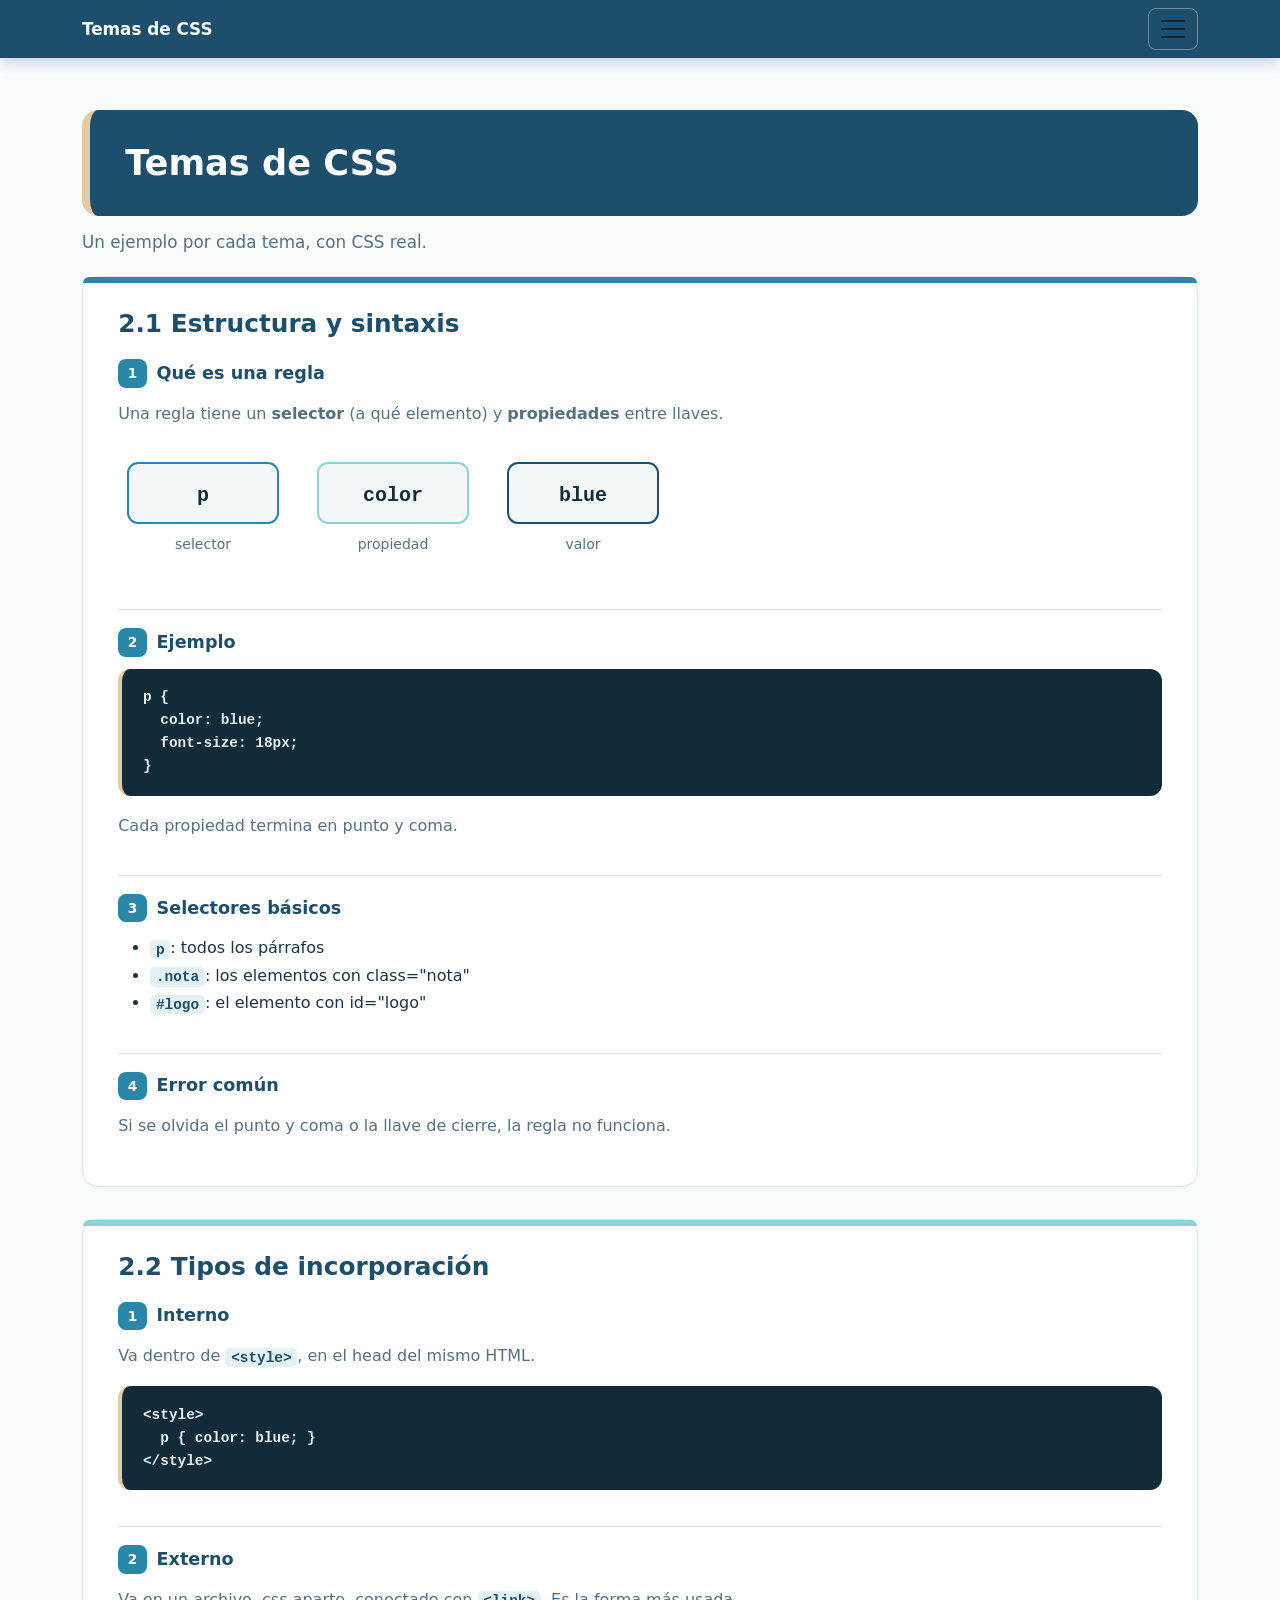
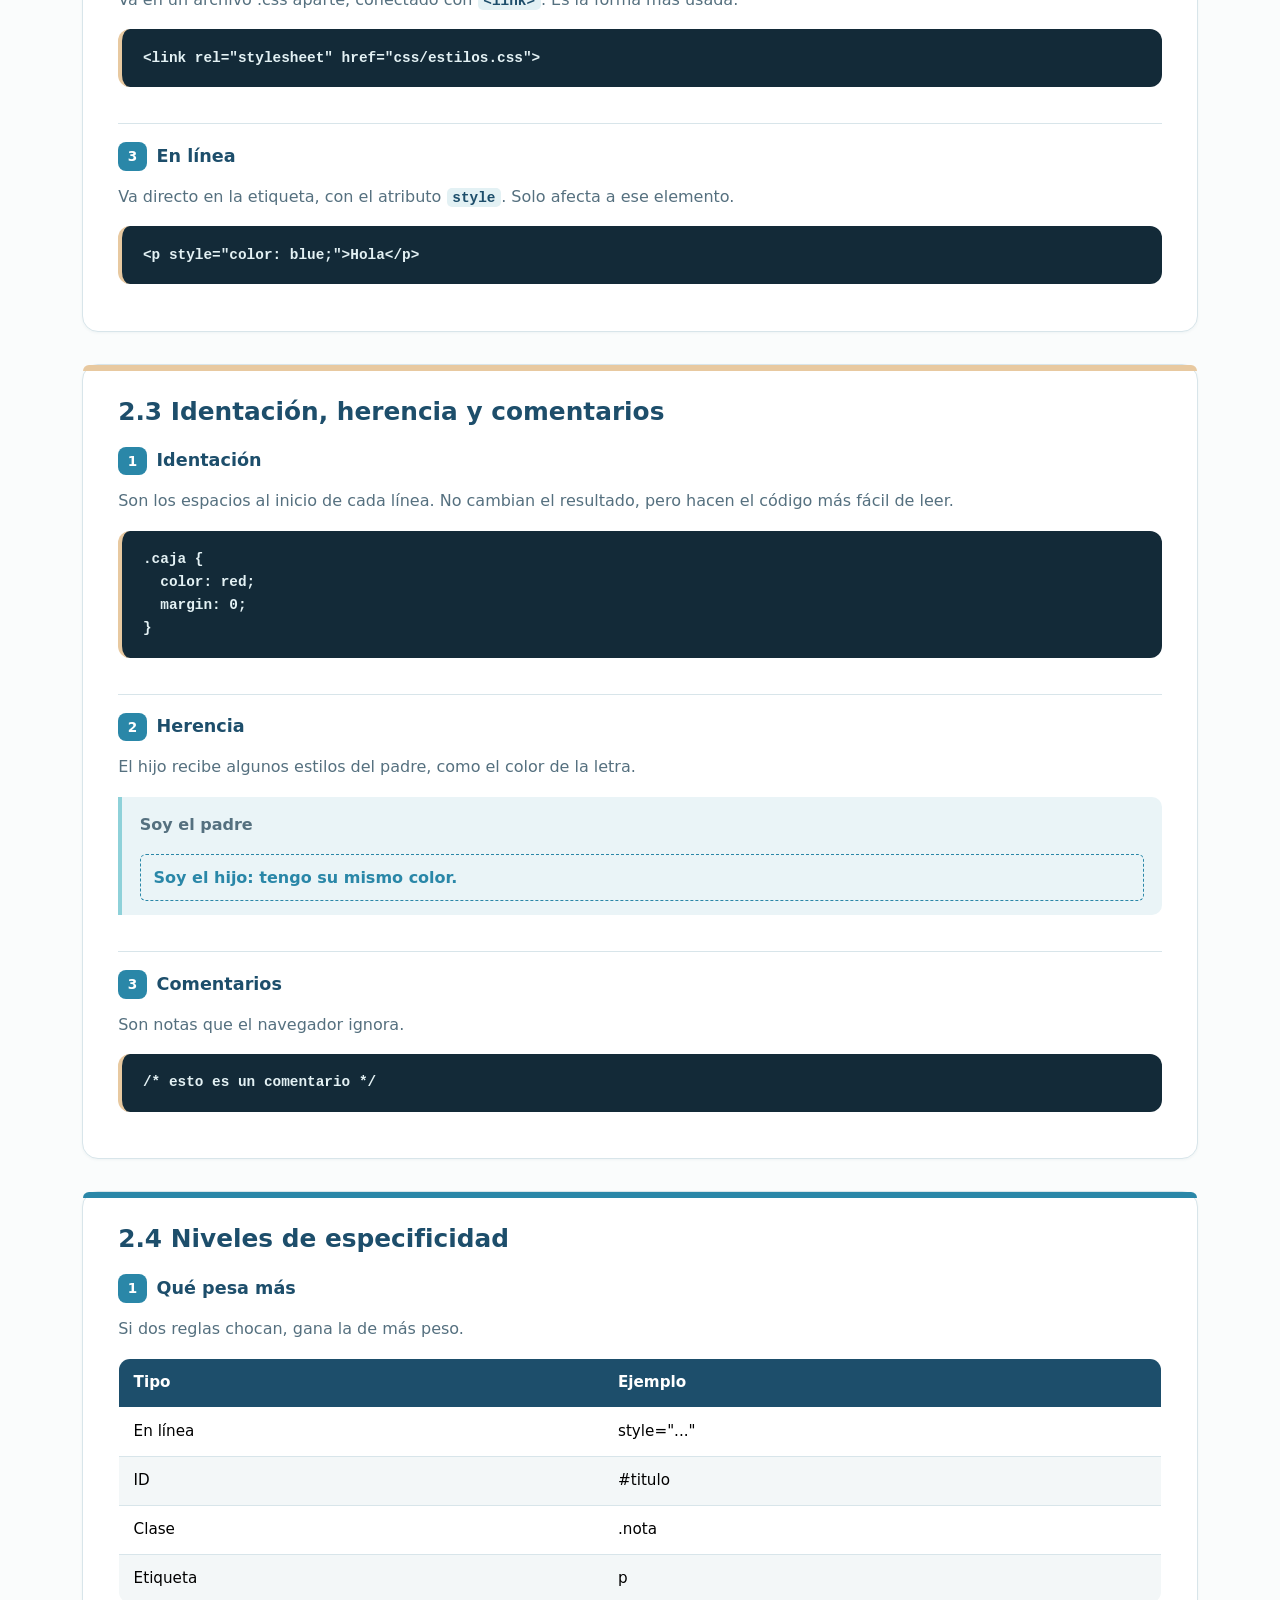
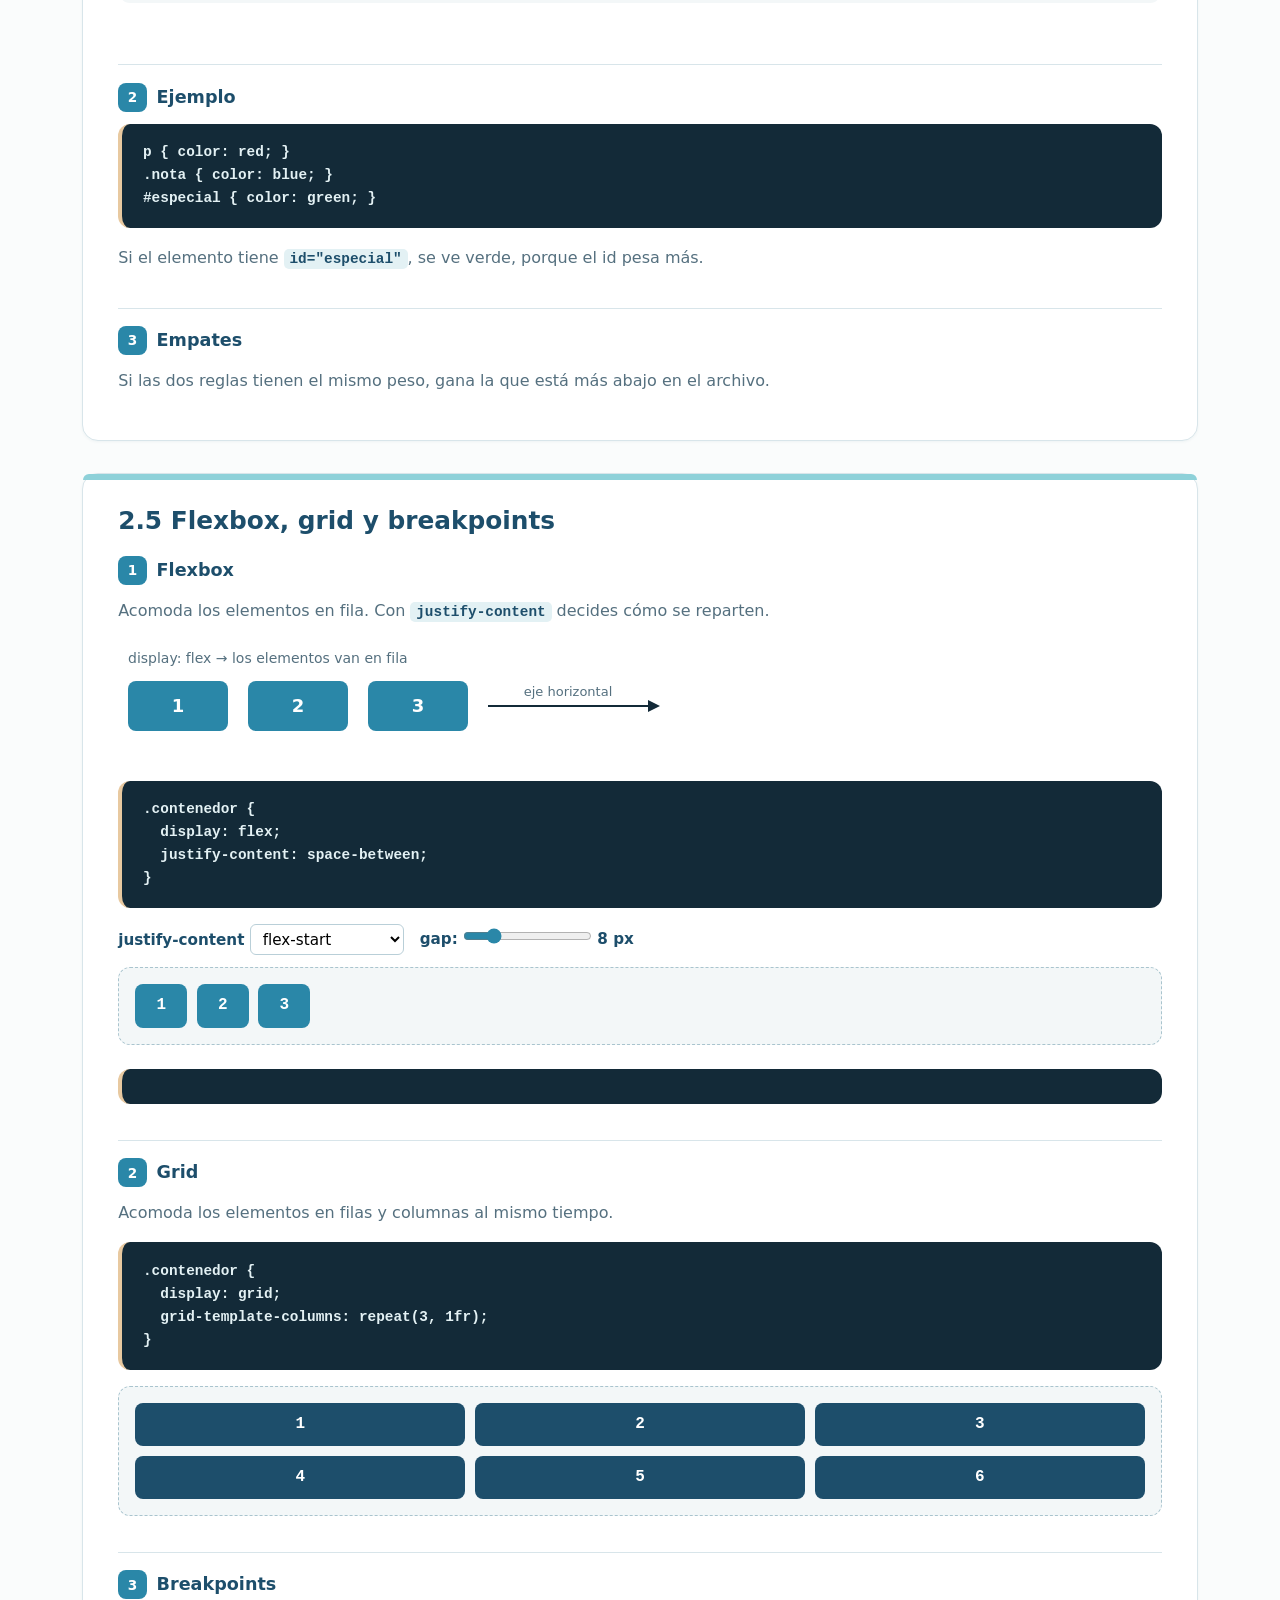
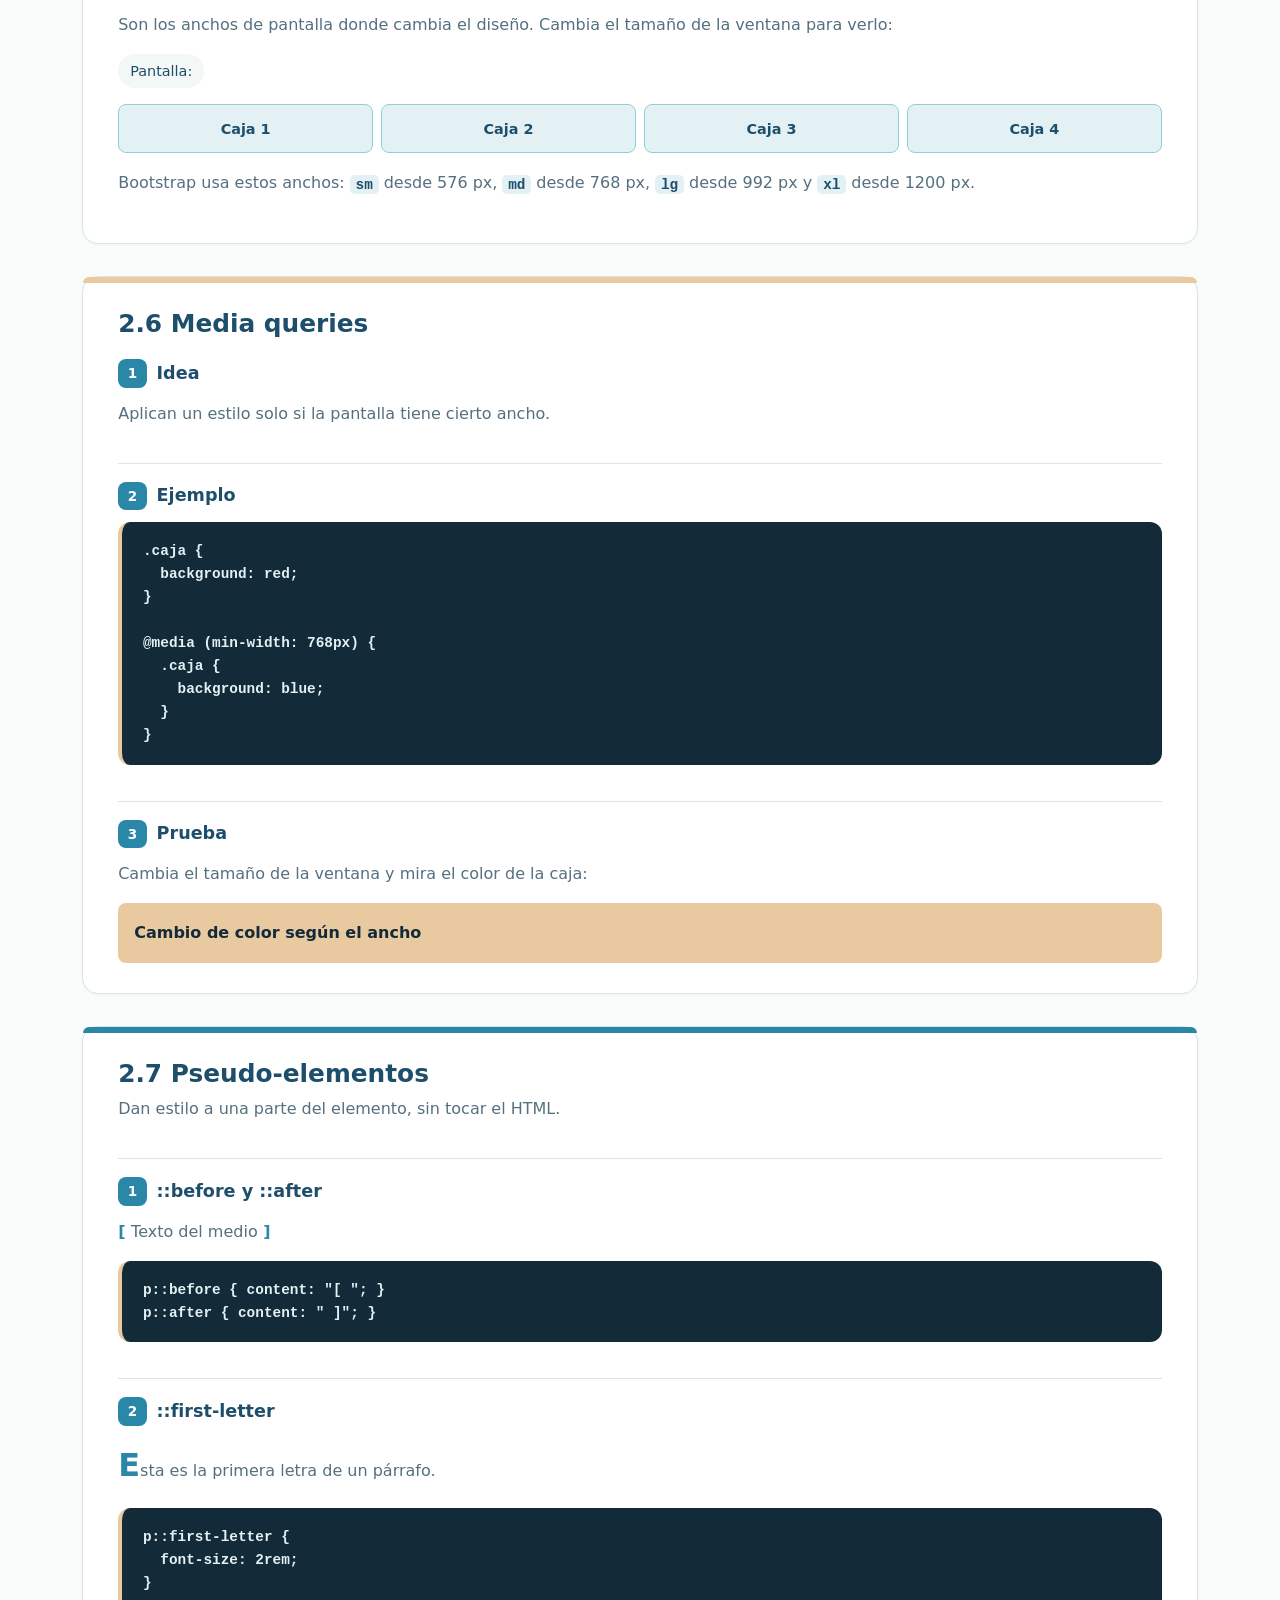
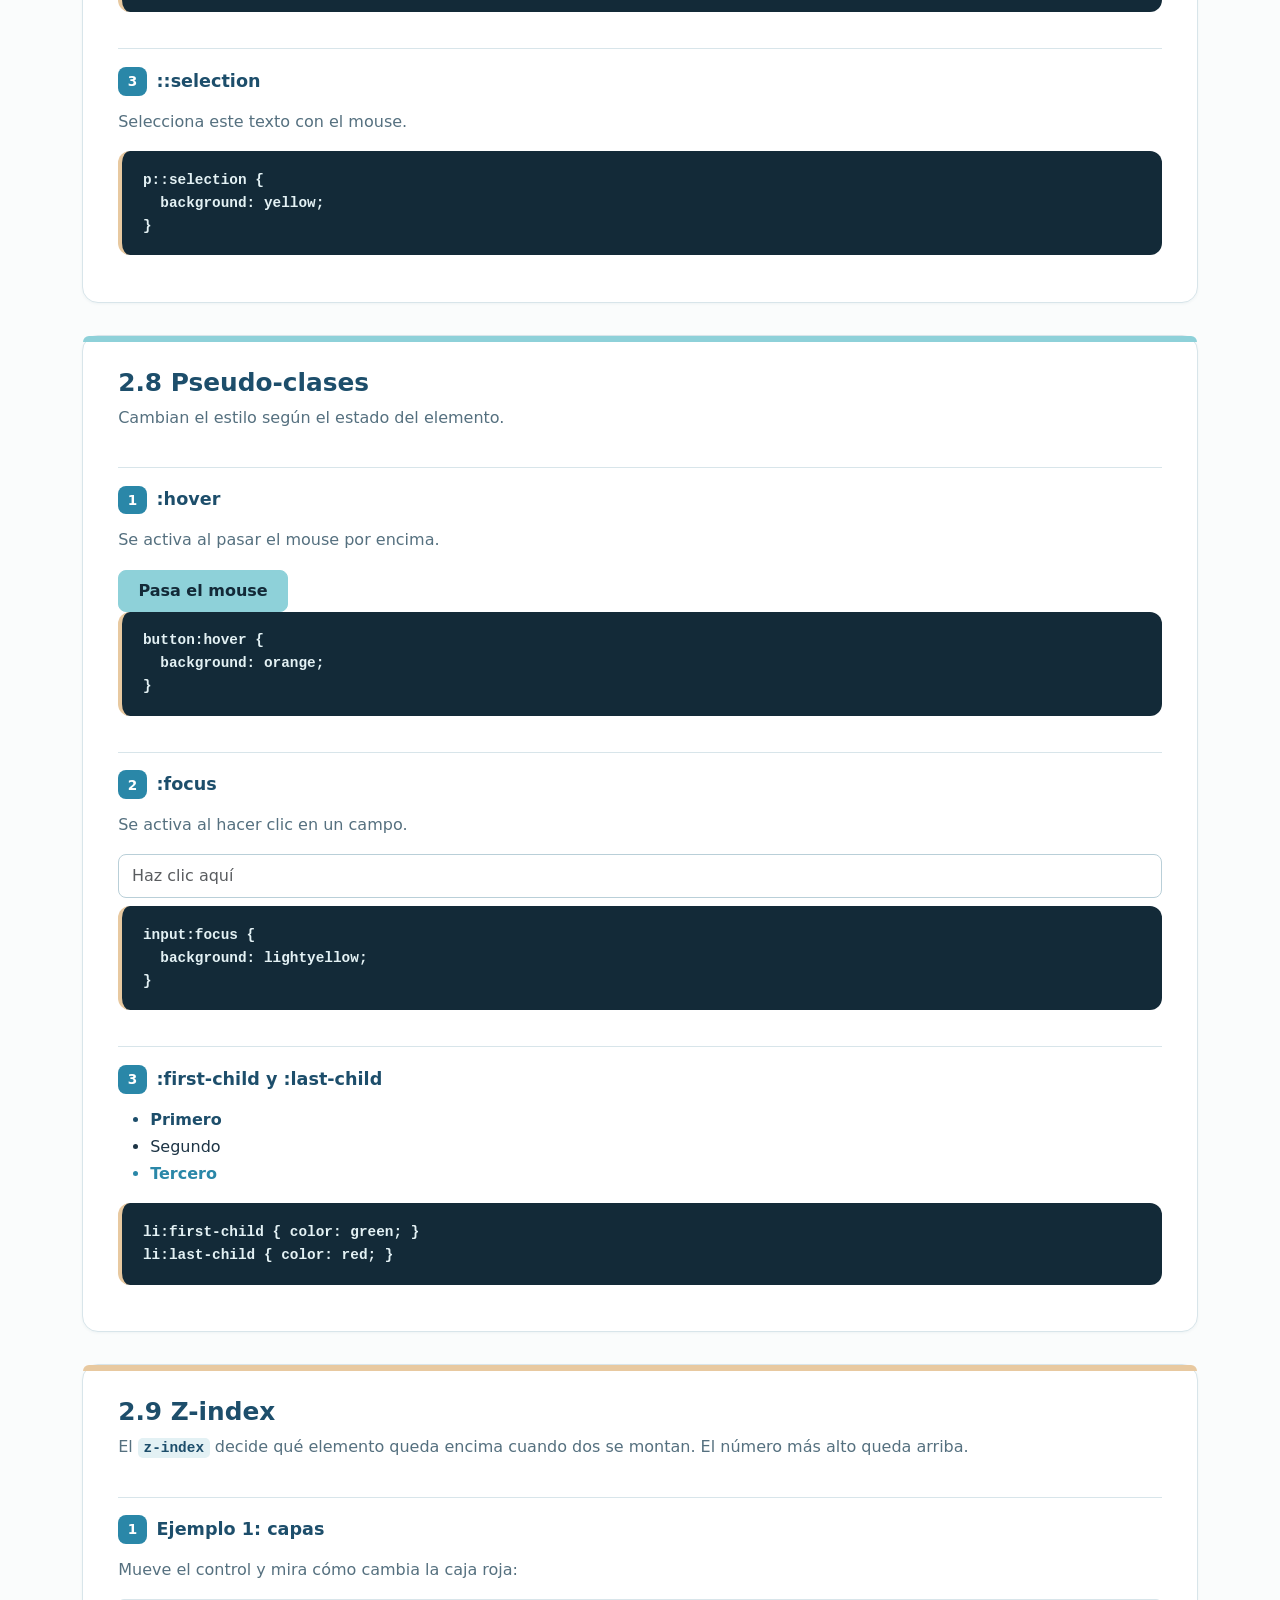
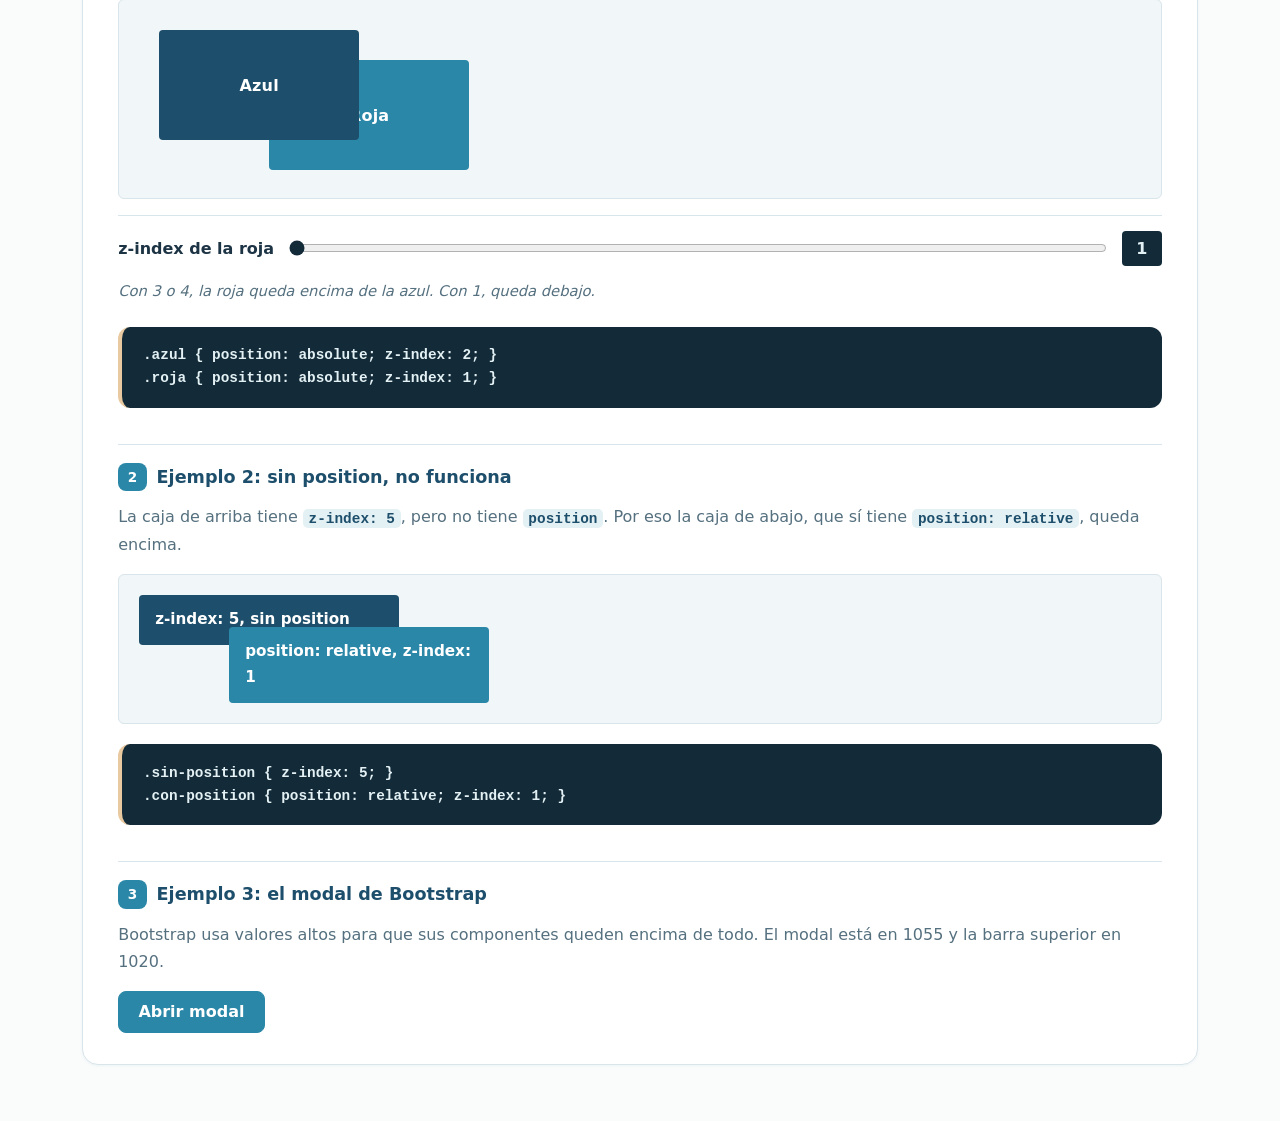
<file: index.html>
<!doctype html>
<html lang="es">
<head>
<meta charset="utf-8">
<meta name="viewport" content="width=device-width, initial-scale=1">
<title>Temas de CSS</title>
<link href="https://cdn.jsdelivr.net/npm/bootstrap@5.3.3/dist/css/bootstrap.min.css" rel="stylesheet">
<link rel="stylesheet" href="css/estilos.css">
</head>
<body>

<nav class="navbar navbar-dark">
  <div class="container">
    <a class="navbar-brand" href="#">Temas de CSS</a>
    <button class="navbar-toggler" type="button" data-bs-toggle="collapse" data-bs-target="#menu" aria-controls="menu" aria-expanded="false" aria-label="Menú">
      <span class="navbar-toggler-icon"></span>
    </button>
    <div class="collapse navbar-collapse" id="menu">
      <ul class="navbar-nav">
        <li class="nav-item"><a class="nav-link" href="#t21"><span class="num">2.1</span> Estructura</a></li>
        <li class="nav-item"><a class="nav-link" href="#t22"><span class="num">2.2</span> Incorporación</a></li>
        <li class="nav-item"><a class="nav-link" href="#t23"><span class="num">2.3</span> Herencia</a></li>
        <li class="nav-item"><a class="nav-link" href="#t24"><span class="num">2.4</span> Especificidad</a></li>
        <li class="nav-item"><a class="nav-link" href="#t25"><span class="num">2.5</span> Flex y grid</a></li>
        <li class="nav-item"><a class="nav-link" href="#t26"><span class="num">2.6</span> Media queries</a></li>
        <li class="nav-item"><a class="nav-link" href="#t27"><span class="num">2.7</span> Pseudo-elementos</a></li>
        <li class="nav-item"><a class="nav-link" href="#t28"><span class="num">2.8</span> Pseudo-clases</a></li>
        <li class="nav-item"><a class="nav-link" href="#t29"><span class="num">2.9</span> Z-index</a></li>
      </ul>
    </div>
  </div>
</nav>

<main class="container py-4">
  <h1>Temas de CSS</h1>
  <p>Un ejemplo por cada tema, con CSS real.</p>

  <div class="progreso">
    <div class="progreso-fondo"><div class="progreso-barra" id="progreso-barra"></div></div>
    <span id="progreso-texto"></span>
  </div>

  <div class="mosaico" id="mosaico"></div>

  <section id="t21">
    <h2>2.1 Estructura y sintaxis</h2>

    <h3>Qué es una regla</h3>
    <p>Una regla tiene un <strong>selector</strong> (a qué elemento) y <strong>propiedades</strong> entre llaves.</p>
    <svg class="ilustracion" viewBox="0 0 560 130" role="img" aria-label="Partes de una regla: selector, propiedad y valor">
      <rect x="10" y="20" width="150" height="60" rx="10" fill="#EEF3FF" stroke="#2F6BFF" stroke-width="2"/>
      <text x="85" y="58" text-anchor="middle" font-family="monospace" font-size="20" font-weight="700" fill="#0B1D3A">p</text>
      <text x="85" y="106" text-anchor="middle" font-size="14" fill="#4A5873">selector</text>
      <rect x="200" y="20" width="150" height="60" rx="10" fill="#E0F7FB" stroke="#00B8D9" stroke-width="2"/>
      <text x="275" y="58" text-anchor="middle" font-family="monospace" font-size="20" font-weight="700" fill="#0B1D3A">color</text>
      <text x="275" y="106" text-anchor="middle" font-size="14" fill="#4A5873">propiedad</text>
      <rect x="390" y="20" width="150" height="60" rx="10" fill="#F0EBFF" stroke="#6C4DF6" stroke-width="2"/>
      <text x="465" y="58" text-anchor="middle" font-family="monospace" font-size="20" font-weight="700" fill="#0B1D3A">blue</text>
      <text x="465" y="106" text-anchor="middle" font-size="14" fill="#4A5873">valor</text>
    </svg>

    <h3>Ejemplo</h3>
    <pre><code>p {
  color: blue;
  font-size: 18px;
}</code></pre>
    <p>Cada propiedad termina en punto y coma.</p>

    <h3>Selectores básicos</h3>
    <ul>
      <li><code>p</code>: todos los párrafos</li>
      <li><code>.nota</code>: los elementos con class="nota"</li>
      <li><code>#logo</code>: el elemento con id="logo"</li>
    </ul>

    <h3>Error común</h3>
    <p>Si se olvida el punto y coma o la llave de cierre, la regla no funciona.</p>
  </section>

  <section id="t22">
    <h2>2.2 Tipos de incorporación</h2>

    <h3>Interno</h3>
    <p>Va dentro de <code>&lt;style&gt;</code>, en el head del mismo HTML.</p>
    <pre><code>&lt;style&gt;
  p { color: blue; }
&lt;/style&gt;</code></pre>

    <h3>Externo</h3>
    <p>Va en un archivo .css aparte, conectado con <code>&lt;link&gt;</code>. Es la forma más usada.</p>
    <pre><code>&lt;link rel="stylesheet" href="css/estilos.css"&gt;</code></pre>

    <h3>En línea</h3>
    <p>Va directo en la etiqueta, con el atributo <code>style</code>. Solo afecta a ese elemento.</p>
    <pre><code>&lt;p style="color: blue;"&gt;Hola&lt;/p&gt;</code></pre>
  </section>

  <section id="t23">
    <h2>2.3 Identación, herencia y comentarios</h2>

    <h3>Identación</h3>
    <p>Son los espacios al inicio de cada línea. No cambian el resultado, pero hacen el código más fácil de leer.</p>
    <pre><code>.caja {
  color: red;
  margin: 0;
}</code></pre>

    <h3>Herencia</h3>
    <p>El hijo recibe algunos estilos del padre, como el color de la letra.</p>
    <div class="ejemplo-padre">
      <p>Soy el padre</p>
      <p class="hijo">Soy el hijo: tengo su mismo color.</p>
    </div>

    <h3>Comentarios</h3>
    <p>Son notas que el navegador ignora.</p>
    <pre><code>/* esto es un comentario */</code></pre>
  </section>

  <section id="t24">
    <h2>2.4 Niveles de especificidad</h2>

    <h3>Qué pesa más</h3>
    <p>Si dos reglas chocan, gana la de más peso.</p>
    <div class="table-responsive">
      <table class="table">
        <thead><tr><th>Tipo</th><th>Ejemplo</th></tr></thead>
        <tbody>
          <tr><td>En línea</td><td>style="..."</td></tr>
          <tr><td>ID</td><td>#titulo</td></tr>
          <tr><td>Clase</td><td>.nota</td></tr>
          <tr><td>Etiqueta</td><td>p</td></tr>
        </tbody>
      </table>
    </div>

    <h3>Ejemplo</h3>
    <pre><code>p { color: red; }
.nota { color: blue; }
#especial { color: green; }</code></pre>
    <p>Si el elemento tiene <code>id="especial"</code>, se ve verde, porque el id pesa más.</p>

    <h3>Empates</h3>
    <p>Si las dos reglas tienen el mismo peso, gana la que está más abajo en el archivo.</p>
  </section>

  <section id="t25">
    <h2>2.5 Flexbox, grid y breakpoints</h2>

    <h3>Flexbox</h3>
    <p>Acomoda los elementos en fila. Con <code>justify-content</code> decides cómo se reparten.</p>
    <svg class="ilustracion" viewBox="0 0 560 120" role="img" aria-label="Elementos en fila con display flex">
      <text x="10" y="22" font-size="14" fill="#4A5873">display: flex → los elementos van en fila</text>
      <rect x="10" y="40" width="100" height="50" rx="8" fill="#2F6BFF"/>
      <rect x="130" y="40" width="100" height="50" rx="8" fill="#2F6BFF"/>
      <rect x="250" y="40" width="100" height="50" rx="8" fill="#2F6BFF"/>
      <text x="60" y="71" text-anchor="middle" font-size="18" font-weight="700" fill="#fff">1</text>
      <text x="180" y="71" text-anchor="middle" font-size="18" font-weight="700" fill="#fff">2</text>
      <text x="300" y="71" text-anchor="middle" font-size="18" font-weight="700" fill="#fff">3</text>
      <line x1="370" y1="65" x2="530" y2="65" stroke="#0B1D3A" stroke-width="2"/>
      <polygon points="530,59 542,65 530,71" fill="#0B1D3A"/>
      <text x="450" y="55" text-anchor="middle" font-size="13" fill="#4A5873">eje horizontal</text>
    </svg>
    <pre><code>.contenedor {
  display: flex;
  justify-content: space-between;
}</code></pre>

    <div class="playground">
      <div class="controles-pg">
        <label>justify-content
          <select id="pg-justify">
            <option value="flex-start">flex-start</option>
            <option value="center">center</option>
            <option value="flex-end">flex-end</option>
            <option value="space-between">space-between</option>
            <option value="space-around">space-around</option>
          </select>
        </label>
        <label>gap: <input type="range" id="pg-gap" min="0" max="40" value="8"> <span id="pg-gap-val">8</span> px</label>
      </div>
      <div id="pg-caja" class="demo">
        <div>1</div><div>2</div><div>3</div>
      </div>
      <pre><code id="pg-codigo"></code></pre>
    </div>

    <h3>Grid</h3>
    <p>Acomoda los elementos en filas y columnas al mismo tiempo.</p>
    <pre><code>.contenedor {
  display: grid;
  grid-template-columns: repeat(3, 1fr);
}</code></pre>
    <div class="demo cuadricula">
      <div>1</div><div>2</div><div>3</div><div>4</div><div>5</div><div>6</div>
    </div>

    <h3>Breakpoints</h3>
    <p>Son los anchos de pantalla donde cambia el diseño. Cambia el tamaño de la ventana para verlo:</p>
    <p class="indicador">Pantalla: <strong id="indicador-ancho"></strong></p>
    <div class="row g-2 mb-3">
      <div class="col-12 col-md-6 col-lg-3"><div class="demo-caja">Caja 1</div></div>
      <div class="col-12 col-md-6 col-lg-3"><div class="demo-caja">Caja 2</div></div>
      <div class="col-12 col-md-6 col-lg-3"><div class="demo-caja">Caja 3</div></div>
      <div class="col-12 col-md-6 col-lg-3"><div class="demo-caja">Caja 4</div></div>
    </div>
    <p>Bootstrap usa estos anchos: <code>sm</code> desde 576 px, <code>md</code> desde 768 px, <code>lg</code> desde 992 px y <code>xl</code> desde 1200 px.</p>
  </section>

  <section id="t26">
    <h2>2.6 Media queries</h2>

    <h3>Idea</h3>
    <p>Aplican un estilo solo si la pantalla tiene cierto ancho.</p>

    <h3>Ejemplo</h3>
    <pre><code>.caja {
  background: red;
}

@media (min-width: 768px) {
  .caja {
    background: blue;
  }
}</code></pre>

    <h3>Prueba</h3>
    <p>Cambia el tamaño de la ventana y mira el color de la caja:</p>
    <div class="caja-color p-3 rounded-3 text-white fw-bold">Cambio de color según el ancho</div>
  </section>

  <section id="t27">
    <h2>2.7 Pseudo-elementos</h2>
    <p>Dan estilo a una parte del elemento, sin tocar el HTML.</p>

    <h3>::before y ::after</h3>
    <p class="pseudo-corchetes">Texto del medio</p>
    <pre><code>p::before { content: "[ "; }
p::after { content: " ]"; }</code></pre>

    <h3>::first-letter</h3>
    <p class="primera-letra">Esta es la primera letra de un párrafo.</p>
    <pre><code>p::first-letter {
  font-size: 2rem;
}</code></pre>

    <h3>::selection</h3>
    <p class="seleccion">Selecciona este texto con el mouse.</p>
    <pre><code>p::selection {
  background: yellow;
}</code></pre>
  </section>

  <section id="t28">
    <h2>2.8 Pseudo-clases</h2>
    <p>Cambian el estilo según el estado del elemento.</p>

    <h3>:hover</h3>
    <p>Se activa al pasar el mouse por encima.</p>
    <button class="btn btn-warning">Pasa el mouse</button>
    <pre><code>button:hover {
  background: orange;
}</code></pre>

    <h3>:focus</h3>
    <p>Se activa al hacer clic en un campo.</p>
    <input class="form-control mb-2" placeholder="Haz clic aquí">
    <pre><code>input:focus {
  background: lightyellow;
}</code></pre>

    <h3>:first-child y :last-child</h3>
    <ul class="lista-demo">
      <li>Primero</li>
      <li>Segundo</li>
      <li>Tercero</li>
    </ul>
    <pre><code>li:first-child { color: green; }
li:last-child { color: red; }</code></pre>
  </section>

  <section id="t29">
    <h2>2.9 Z-index</h2>
    <p>El <code>z-index</code> decide qué elemento queda encima cuando dos se montan. El número más alto queda arriba.</p>

    <h3>Ejemplo 1: capas</h3>
    <p>Mueve el control y mira cómo cambia la caja roja:</p>
    <div class="playground">
      <div class="pg-zindex">
        <div class="zi-caja zi-azul">Azul</div>
        <div class="zi-caja zi-roja" id="zi-roja">Roja</div>
      </div>
      <div class="zi-controles">
        <span class="zi-etiqueta">z-index de la roja</span>
        <input type="range" id="zi-valor" min="1" max="4" value="1">
        <span class="zi-valor" id="zi-valor-txt">1</span>
      </div>
      <p class="zi-nota">Con 3 o 4, la roja queda encima de la azul. Con 1, queda debajo.</p>
    </div>
    <pre><code>.azul { position: absolute; z-index: 2; }
.roja { position: absolute; z-index: 1; }</code></pre>

    <h3>Ejemplo 2: sin position, no funciona</h3>
    <p>La caja de arriba tiene <code>z-index: 5</code>, pero no tiene <code>position</code>. Por eso la caja de abajo, que sí tiene <code>position: relative</code>, queda encima.</p>
    <div class="pg-estatica">
      <div class="ze-sin-position">z-index: 5, sin position</div>
      <div class="ze-con-position">position: relative, z-index: 1</div>
    </div>
    <pre><code>.sin-position { z-index: 5; }
.con-position { position: relative; z-index: 1; }</code></pre>

    <h3>Ejemplo 3: el modal de Bootstrap</h3>
    <p>Bootstrap usa valores altos para que sus componentes queden encima de todo. El modal está en 1055 y la barra superior en 1020.</p>
    <button class="btn btn-primary" data-bs-toggle="modal" data-bs-target="#modalDemo">Abrir modal</button>
  </section>
</main>

<div class="modal fade" id="modalDemo" tabindex="-1" aria-hidden="true">
  <div class="modal-dialog">
    <div class="modal-content">
      <div class="modal-header">
        <h5 class="modal-title">Modal</h5>
        <button type="button" class="btn-close" data-bs-dismiss="modal" aria-label="Cerrar"></button>
      </div>
      <div class="modal-body">
        Este modal está encima de la barra porque tiene un z-index más alto.
      </div>
      <div class="modal-footer">
        <button type="button" class="btn btn-secondary" data-bs-dismiss="modal">Cerrar</button>
      </div>
    </div>
  </div>
</div>

<script src="https://cdn.jsdelivr.net/npm/bootstrap@5.3.3/dist/js/bootstrap.bundle.min.js"></script>
<script src="js/main.js" defer></script>
</body>
</html>
</file>
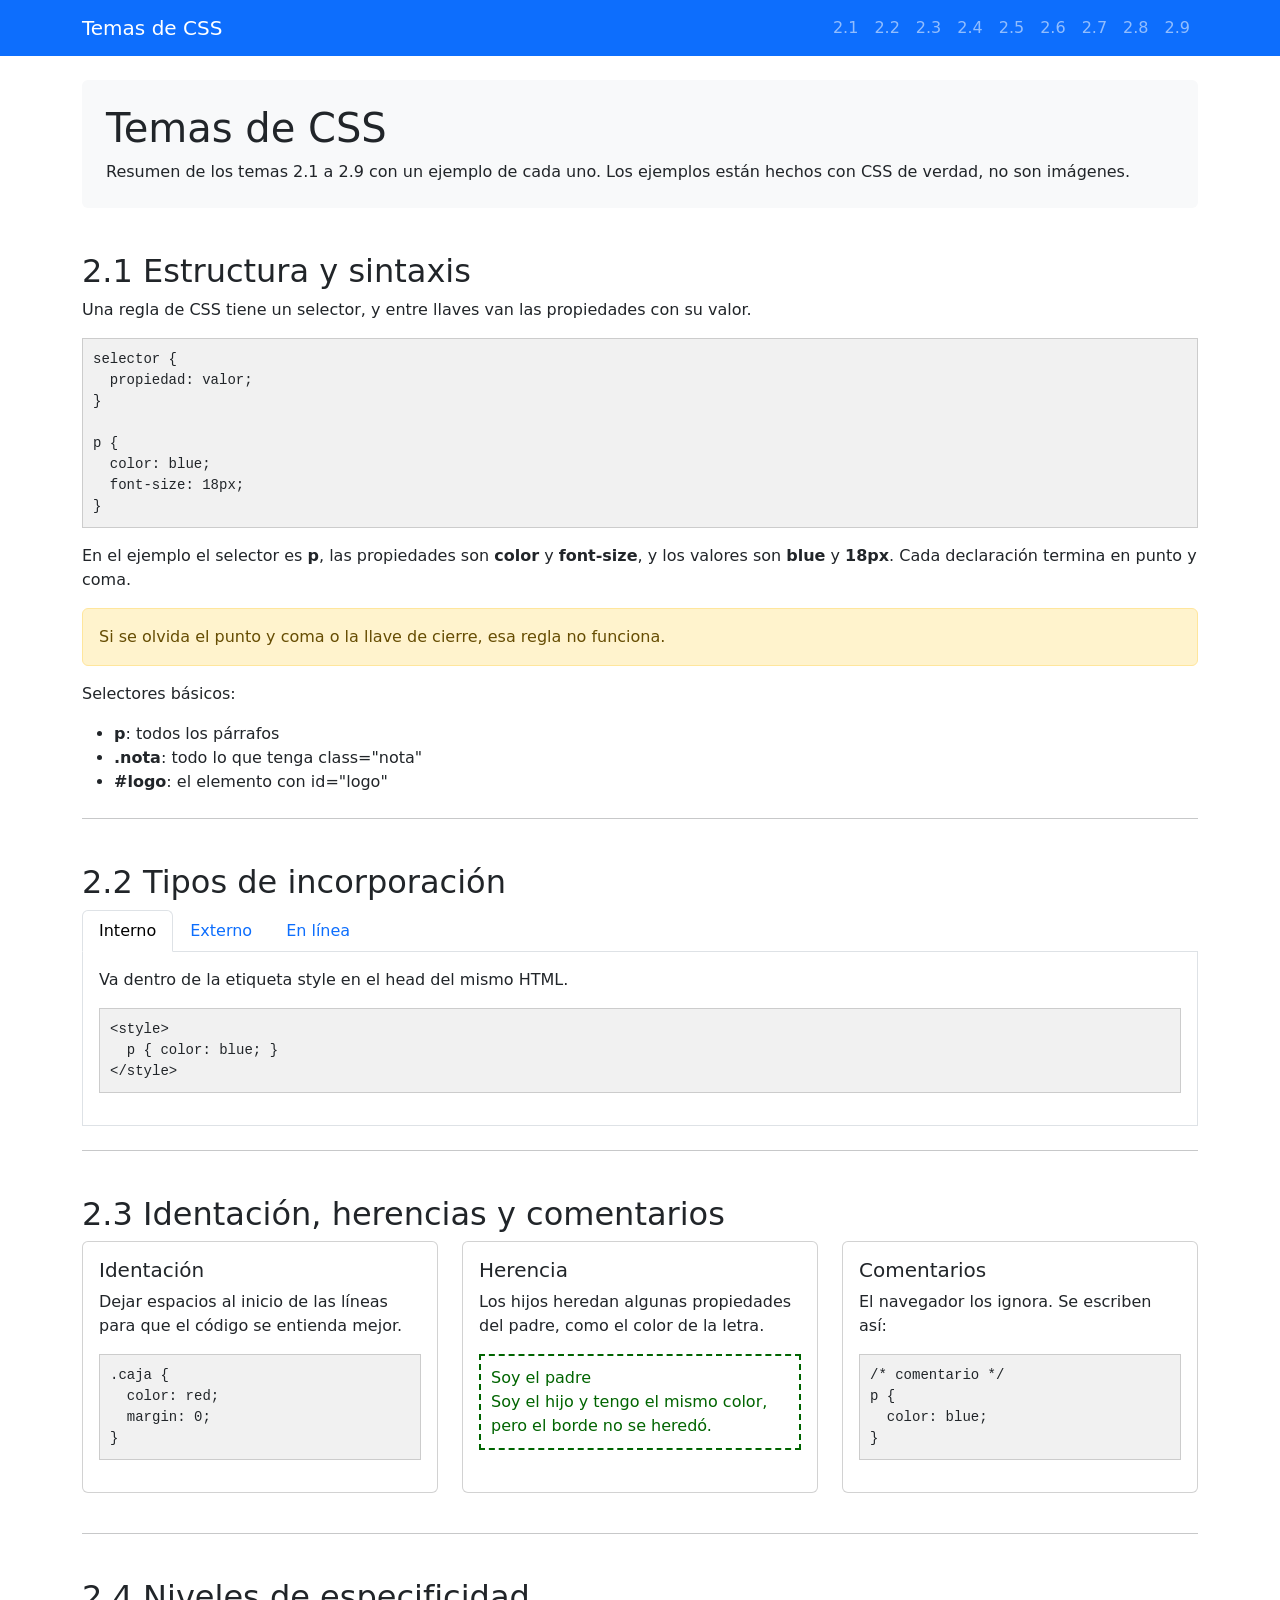
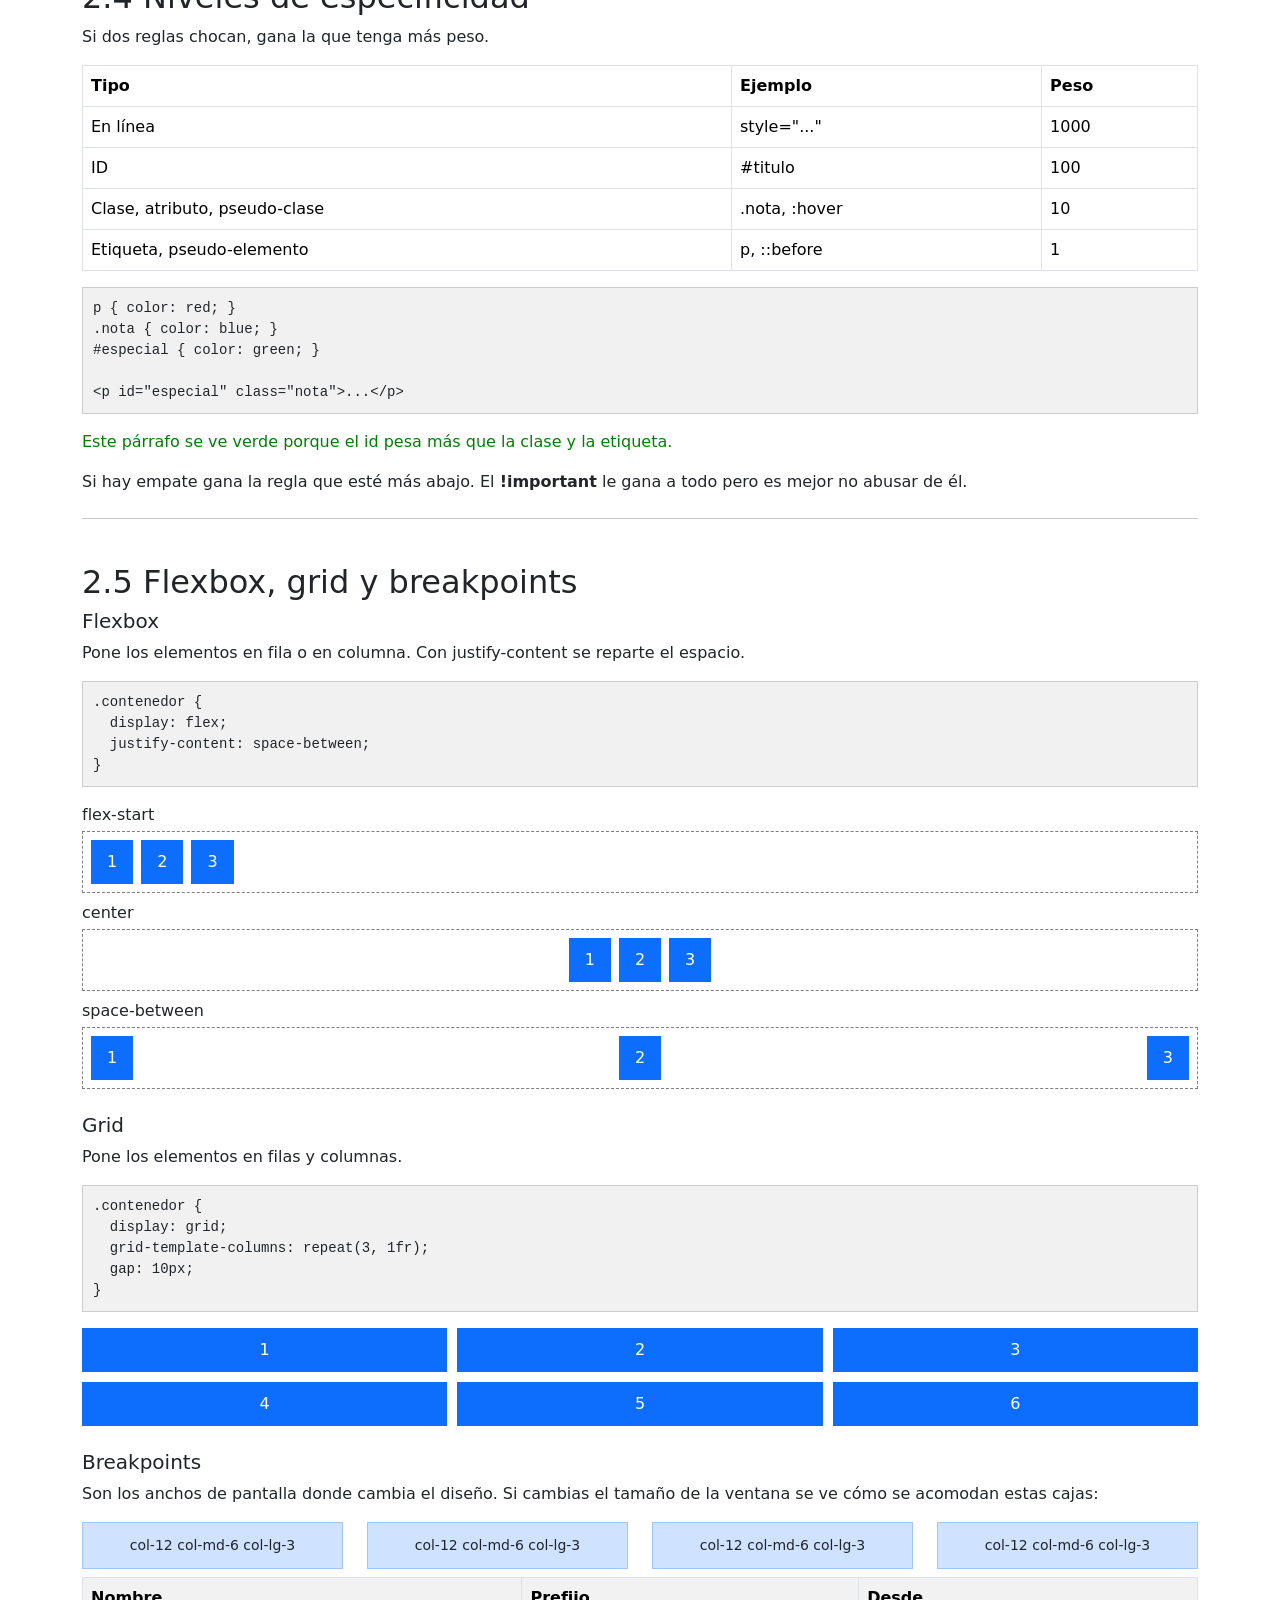
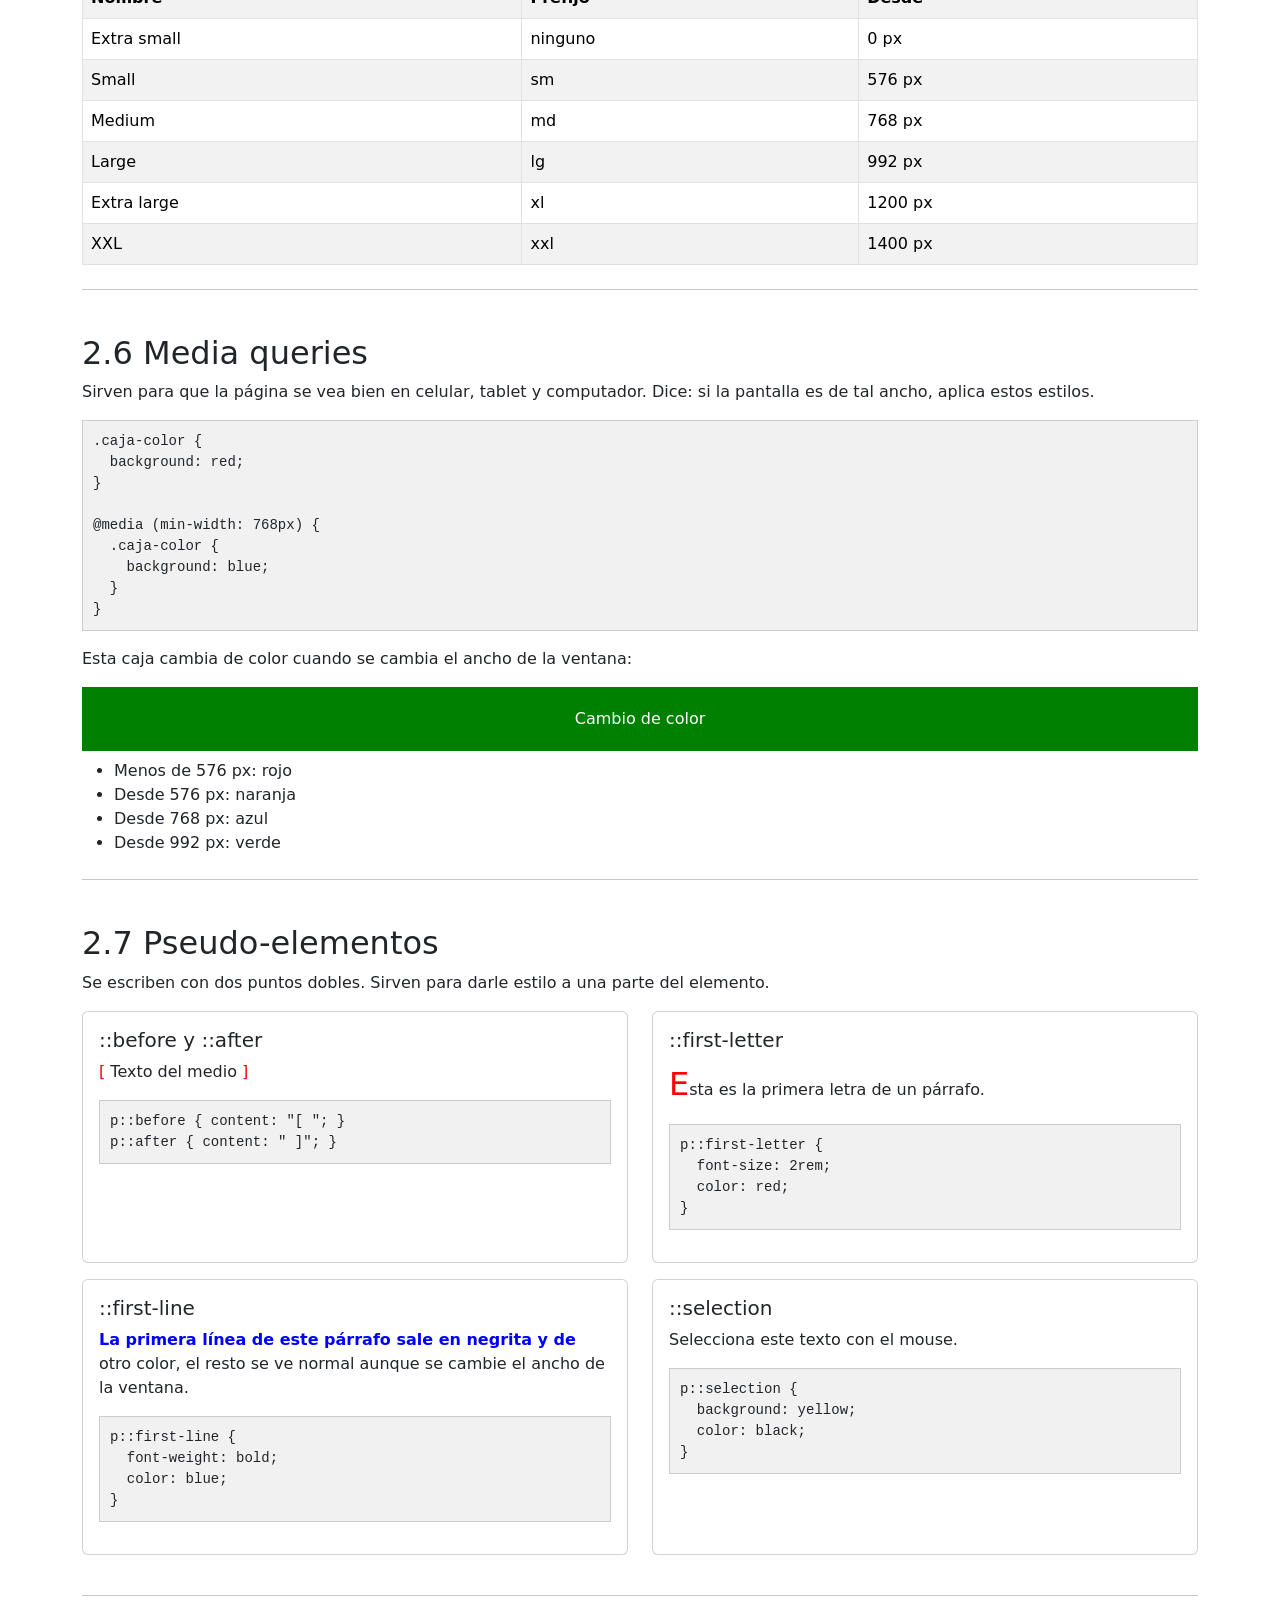
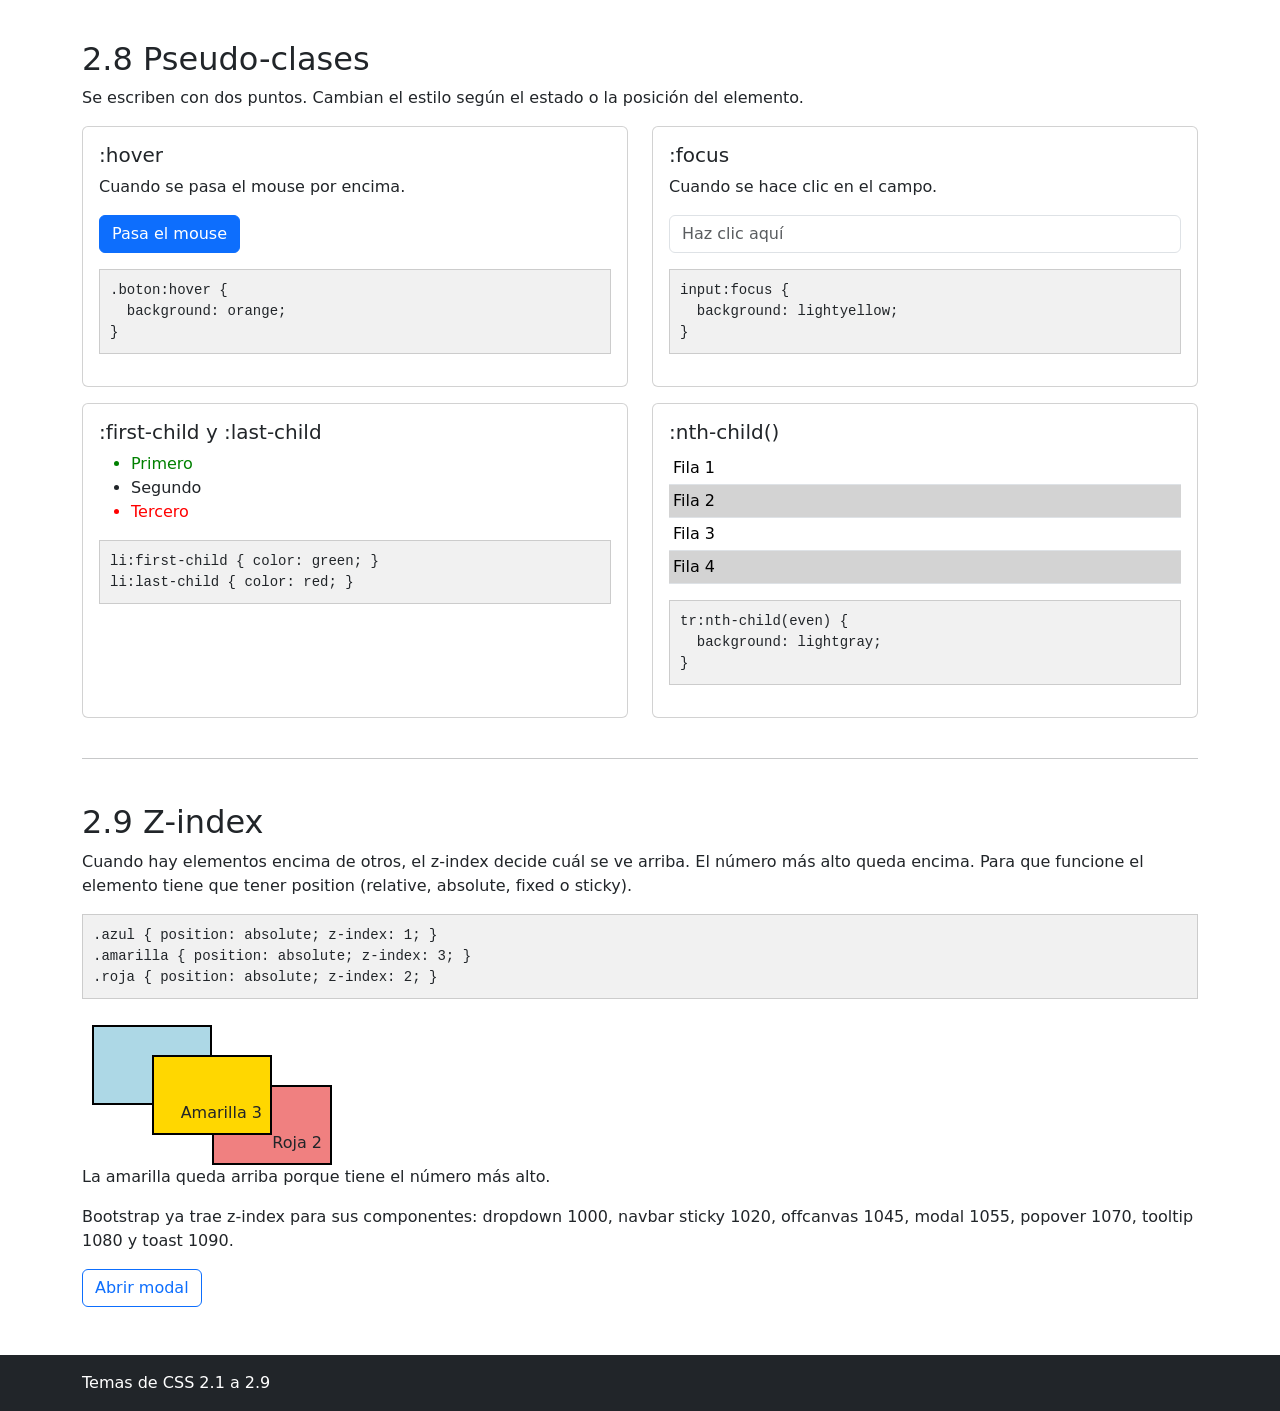
<file: temas-css/index.html>
<!DOCTYPE html>
<html lang="es">
<head>
    <meta charset="UTF-8">
    <meta name="viewport" content="width=device-width, initial-scale=1.0">
    <title>Temas de CSS</title>
    <link href="https://cdn.jsdelivr.net/npm/bootstrap@5.3.8/dist/css/bootstrap.min.css" rel="stylesheet">
    <link rel="stylesheet" href="css/estilos.css">
</head>
<body>

    <nav class="navbar navbar-expand-lg navbar-dark bg-primary sticky-top">
        <div class="container">
            <a class="navbar-brand" href="#">Temas de CSS</a>
            <button class="navbar-toggler" type="button" data-bs-toggle="collapse" data-bs-target="#menu">
                <span class="navbar-toggler-icon"></span>
            </button>
            <div class="collapse navbar-collapse" id="menu">
                <ul class="navbar-nav ms-auto">
                    <li class="nav-item"><a class="nav-link" href="#t21">2.1</a></li>
                    <li class="nav-item"><a class="nav-link" href="#t22">2.2</a></li>
                    <li class="nav-item"><a class="nav-link" href="#t23">2.3</a></li>
                    <li class="nav-item"><a class="nav-link" href="#t24">2.4</a></li>
                    <li class="nav-item"><a class="nav-link" href="#t25">2.5</a></li>
                    <li class="nav-item"><a class="nav-link" href="#t26">2.6</a></li>
                    <li class="nav-item"><a class="nav-link" href="#t27">2.7</a></li>
                    <li class="nav-item"><a class="nav-link" href="#t28">2.8</a></li>
                    <li class="nav-item"><a class="nav-link" href="#t29">2.9</a></li>
                </ul>
            </div>
        </div>
    </nav>

    <div class="container my-4">

        <div class="p-4 mb-4 bg-light rounded">
            <h1>Temas de CSS</h1>
            <p class="mb-0">Resumen de los temas 2.1 a 2.9 con un ejemplo de cada uno. Los ejemplos están hechos con CSS de verdad, no son imágenes.</p>
        </div>

        <!-- 2.1 -->
        <h2 id="t21">2.1 Estructura y sintaxis</h2>
        <p>Una regla de CSS tiene un selector, y entre llaves van las propiedades con su valor.</p>
<pre>selector {
  propiedad: valor;
}

p {
  color: blue;
  font-size: 18px;
}</pre>
        <p>En el ejemplo el selector es <b>p</b>, las propiedades son <b>color</b> y <b>font-size</b>, y los valores son <b>blue</b> y <b>18px</b>. Cada declaración termina en punto y coma.</p>
        <div class="alert alert-warning">Si se olvida el punto y coma o la llave de cierre, esa regla no funciona.</div>
        <p>Selectores básicos:</p>
        <ul>
            <li><b>p</b>: todos los párrafos</li>
            <li><b>.nota</b>: todo lo que tenga class="nota"</li>
            <li><b>#logo</b>: el elemento con id="logo"</li>
        </ul>

        <hr class="my-4">

        <!-- 2.2 -->
        <h2 id="t22">2.2 Tipos de incorporación</h2>
        <ul class="nav nav-tabs">
            <li class="nav-item"><button class="nav-link active" data-bs-toggle="tab" data-bs-target="#interno" type="button">Interno</button></li>
            <li class="nav-item"><button class="nav-link" data-bs-toggle="tab" data-bs-target="#externo" type="button">Externo</button></li>
            <li class="nav-item"><button class="nav-link" data-bs-toggle="tab" data-bs-target="#enlinea" type="button">En línea</button></li>
        </ul>
        <div class="tab-content border border-top-0 p-3 mb-3">
            <div class="tab-pane fade show active" id="interno">
                <p>Va dentro de la etiqueta style en el head del mismo HTML.</p>
<pre>&lt;style&gt;
  p { color: blue; }
&lt;/style&gt;</pre>
            </div>
            <div class="tab-pane fade" id="externo">
                <p>Va en un archivo .css aparte y se conecta con link. Es el que más se usa.</p>
<pre>&lt;link rel="stylesheet" href="css/estilos.css"&gt;</pre>
            </div>
            <div class="tab-pane fade" id="enlinea">
                <p>Va directo en la etiqueta con el atributo style. Solo afecta a ese elemento.</p>
<pre>&lt;p style="color: blue;"&gt;Hola&lt;/p&gt;</pre>
            </div>
        </div>

        <hr class="my-4">

        <!-- 2.3 -->
        <h2 id="t23">2.3 Identación, herencias y comentarios</h2>
        <div class="row">
            <div class="col-md-4 mb-3">
                <div class="card h-100">
                    <div class="card-body">
                        <h5 class="card-title">Identación</h5>
                        <p class="card-text">Dejar espacios al inicio de las líneas para que el código se entienda mejor.</p>
<pre>.caja {
  color: red;
  margin: 0;
}</pre>
                    </div>
                </div>
            </div>
            <div class="col-md-4 mb-3">
                <div class="card h-100">
                    <div class="card-body">
                        <h5 class="card-title">Herencia</h5>
                        <p class="card-text">Los hijos heredan algunas propiedades del padre, como el color de la letra.</p>
                        <div class="padre">
                            Soy el padre
                            <p class="mb-0">Soy el hijo y tengo el mismo color, pero el borde no se heredó.</p>
                        </div>
                    </div>
                </div>
            </div>
            <div class="col-md-4 mb-3">
                <div class="card h-100">
                    <div class="card-body">
                        <h5 class="card-title">Comentarios</h5>
                        <p class="card-text">El navegador los ignora. Se escriben así:</p>
<pre>/* comentario */
p {
  color: blue;
}</pre>
                    </div>
                </div>
            </div>
        </div>

        <hr class="my-4">

        <!-- 2.4 -->
        <h2 id="t24">2.4 Niveles de especificidad</h2>
        <p>Si dos reglas chocan, gana la que tenga más peso.</p>
        <table class="table table-bordered">
            <tr><th>Tipo</th><th>Ejemplo</th><th>Peso</th></tr>
            <tr><td>En línea</td><td>style="..."</td><td>1000</td></tr>
            <tr><td>ID</td><td>#titulo</td><td>100</td></tr>
            <tr><td>Clase, atributo, pseudo-clase</td><td>.nota, :hover</td><td>10</td></tr>
            <tr><td>Etiqueta, pseudo-elemento</td><td>p, ::before</td><td>1</td></tr>
        </table>
<pre>p { color: red; }
.nota { color: blue; }
#especial { color: green; }

&lt;p id="especial" class="nota"&gt;...&lt;/p&gt;</pre>
        <div class="demo-esp">
            <p id="especial" class="nota">Este párrafo se ve verde porque el id pesa más que la clase y la etiqueta.</p>
        </div>
        <p>Si hay empate gana la regla que esté más abajo. El <b>!important</b> le gana a todo pero es mejor no abusar de él.</p>

        <hr class="my-4">

        <!-- 2.5 -->
        <h2 id="t25">2.5 Flexbox, grid y breakpoints</h2>

        <h5>Flexbox</h5>
        <p>Pone los elementos en fila o en columna. Con justify-content se reparte el espacio.</p>
<pre>.contenedor {
  display: flex;
  justify-content: space-between;
}</pre>
        <p class="mb-1">flex-start</p>
        <div class="flex" style="justify-content: flex-start;"><div>1</div><div>2</div><div>3</div></div>
        <p class="mb-1 mt-2">center</p>
        <div class="flex" style="justify-content: center;"><div>1</div><div>2</div><div>3</div></div>
        <p class="mb-1 mt-2">space-between</p>
        <div class="flex" style="justify-content: space-between;"><div>1</div><div>2</div><div>3</div></div>

        <h5 class="mt-4">Grid</h5>
        <p>Pone los elementos en filas y columnas.</p>
<pre>.contenedor {
  display: grid;
  grid-template-columns: repeat(3, 1fr);
  gap: 10px;
}</pre>
        <div class="grid"><div>1</div><div>2</div><div>3</div><div>4</div><div>5</div><div>6</div></div>

        <h5 class="mt-4">Breakpoints</h5>
        <p>Son los anchos de pantalla donde cambia el diseño. Si cambias el tamaño de la ventana se ve cómo se acomodan estas cajas:</p>
        <div class="row">
            <div class="col-12 col-md-6 col-lg-3 mb-2"><div class="caja">col-12 col-md-6 col-lg-3</div></div>
            <div class="col-12 col-md-6 col-lg-3 mb-2"><div class="caja">col-12 col-md-6 col-lg-3</div></div>
            <div class="col-12 col-md-6 col-lg-3 mb-2"><div class="caja">col-12 col-md-6 col-lg-3</div></div>
            <div class="col-12 col-md-6 col-lg-3 mb-2"><div class="caja">col-12 col-md-6 col-lg-3</div></div>
        </div>
        <table class="table table-striped table-bordered">
            <tr><th>Nombre</th><th>Prefijo</th><th>Desde</th></tr>
            <tr><td>Extra small</td><td>ninguno</td><td>0 px</td></tr>
            <tr><td>Small</td><td>sm</td><td>576 px</td></tr>
            <tr><td>Medium</td><td>md</td><td>768 px</td></tr>
            <tr><td>Large</td><td>lg</td><td>992 px</td></tr>
            <tr><td>Extra large</td><td>xl</td><td>1200 px</td></tr>
            <tr><td>XXL</td><td>xxl</td><td>1400 px</td></tr>
        </table>

        <hr class="my-4">

        <!-- 2.6 -->
        <h2 id="t26">2.6 Media queries</h2>
        <p>Sirven para que la página se vea bien en celular, tablet y computador. Dice: si la pantalla es de tal ancho, aplica estos estilos.</p>
<pre>.caja-color {
  background: red;
}

@media (min-width: 768px) {
  .caja-color {
    background: blue;
  }
}</pre>
        <p>Esta caja cambia de color cuando se cambia el ancho de la ventana:</p>
        <div class="caja-color">Cambio de color</div>
        <ul class="mt-2">
            <li>Menos de 576 px: rojo</li>
            <li>Desde 576 px: naranja</li>
            <li>Desde 768 px: azul</li>
            <li>Desde 992 px: verde</li>
        </ul>

        <hr class="my-4">

        <!-- 2.7 -->
        <h2 id="t27">2.7 Pseudo-elementos</h2>
        <p>Se escriben con dos puntos dobles. Sirven para darle estilo a una parte del elemento.</p>
        <div class="row">
            <div class="col-md-6 mb-3">
                <div class="card h-100"><div class="card-body">
                    <h5 class="card-title">::before y ::after</h5>
                    <p class="antes-despues">Texto del medio</p>
<pre>p::before { content: "[ "; }
p::after { content: " ]"; }</pre>
                </div></div>
            </div>
            <div class="col-md-6 mb-3">
                <div class="card h-100"><div class="card-body">
                    <h5 class="card-title">::first-letter</h5>
                    <p class="primera-letra">Esta es la primera letra de un párrafo.</p>
<pre>p::first-letter {
  font-size: 2rem;
  color: red;
}</pre>
                </div></div>
            </div>
            <div class="col-md-6 mb-3">
                <div class="card h-100"><div class="card-body">
                    <h5 class="card-title">::first-line</h5>
                    <p class="primera-linea">La primera línea de este párrafo sale en negrita y de otro color, el resto se ve normal aunque se cambie el ancho de la ventana.</p>
<pre>p::first-line {
  font-weight: bold;
  color: blue;
}</pre>
                </div></div>
            </div>
            <div class="col-md-6 mb-3">
                <div class="card h-100"><div class="card-body">
                    <h5 class="card-title">::selection</h5>
                    <p class="seleccion">Selecciona este texto con el mouse.</p>
<pre>p::selection {
  background: yellow;
  color: black;
}</pre>
                </div></div>
            </div>
        </div>

        <hr class="my-4">

        <!-- 2.8 -->
        <h2 id="t28">2.8 Pseudo-clases</h2>
        <p>Se escriben con dos puntos. Cambian el estilo según el estado o la posición del elemento.</p>
        <div class="row">
            <div class="col-md-6 mb-3">
                <div class="card h-100"><div class="card-body">
                    <h5 class="card-title">:hover</h5>
                    <p>Cuando se pasa el mouse por encima.</p>
                    <button type="button" class="btn btn-primary boton-hover">Pasa el mouse</button>
<pre class="mt-3">.boton:hover {
  background: orange;
}</pre>
                </div></div>
            </div>
            <div class="col-md-6 mb-3">
                <div class="card h-100"><div class="card-body">
                    <h5 class="card-title">:focus</h5>
                    <p>Cuando se hace clic en el campo.</p>
                    <input type="text" class="form-control campo-focus" placeholder="Haz clic aquí">
<pre class="mt-3">input:focus {
  background: lightyellow;
}</pre>
                </div></div>
            </div>
            <div class="col-md-6 mb-3">
                <div class="card h-100"><div class="card-body">
                    <h5 class="card-title">:first-child y :last-child</h5>
                    <ul class="lista">
                        <li>Primero</li>
                        <li>Segundo</li>
                        <li>Tercero</li>
                    </ul>
<pre>li:first-child { color: green; }
li:last-child { color: red; }</pre>
                </div></div>
            </div>
            <div class="col-md-6 mb-3">
                <div class="card h-100"><div class="card-body">
                    <h5 class="card-title">:nth-child()</h5>
                    <table class="table table-sm tabla-pares">
                        <tr><td>Fila 1</td></tr>
                        <tr><td>Fila 2</td></tr>
                        <tr><td>Fila 3</td></tr>
                        <tr><td>Fila 4</td></tr>
                    </table>
<pre>tr:nth-child(even) {
  background: lightgray;
}</pre>
                </div></div>
            </div>
        </div>

        <hr class="my-4">

        <!-- 2.9 -->
        <h2 id="t29">2.9 Z-index</h2>
        <p>Cuando hay elementos encima de otros, el z-index decide cuál se ve arriba. El número más alto queda encima. Para que funcione el elemento tiene que tener position (relative, absolute, fixed o sticky).</p>
<pre>.azul { position: absolute; z-index: 1; }
.amarilla { position: absolute; z-index: 3; }
.roja { position: absolute; z-index: 2; }</pre>
        <div class="zona">
            <div class="cuadro azul">Azul 1</div>
            <div class="cuadro amarilla">Amarilla 3</div>
            <div class="cuadro roja">Roja 2</div>
        </div>
        <p>La amarilla queda arriba porque tiene el número más alto.</p>
        <p>Bootstrap ya trae z-index para sus componentes: dropdown 1000, navbar sticky 1020, offcanvas 1045, modal 1055, popover 1070, tooltip 1080 y toast 1090.</p>
        <button type="button" class="btn btn-outline-primary mb-4" data-bs-toggle="modal" data-bs-target="#modal">Abrir modal</button>

    </div>

    <footer class="bg-dark text-white py-3">
        <div class="container">Temas de CSS 2.1 a 2.9</div>
    </footer>

    <div class="modal fade" id="modal" tabindex="-1">
        <div class="modal-dialog">
            <div class="modal-content">
                <div class="modal-header">
                    <h5 class="modal-title">Modal</h5>
                    <button type="button" class="btn-close" data-bs-dismiss="modal"></button>
                </div>
                <div class="modal-body">Este modal tiene z-index 1055 y por eso queda encima de la barra de navegación, que tiene 1020.</div>
                <div class="modal-footer">
                    <button type="button" class="btn btn-secondary" data-bs-dismiss="modal">Cerrar</button>
                </div>
            </div>
        </div>
    </div>

    <script src="https://cdn.jsdelivr.net/npm/bootstrap@5.3.8/dist/js/bootstrap.bundle.min.js"></script>
</body>
</html>
</file>
<file: css/estilos.css>
/* css/estilos.css: guía de CSS, paleta Mar y arena
   Índice:
   1. Variables de color
   2. Base
   3. Barra superior y menú
   4. Encabezado y tarjetas de resumen
   5. Temas (secciones)
   6. Código, tablas y botones
   7. Ejemplos visuales
   8. Ejemplos interactivos (Flexbox y z-index)
   9. Dibujos SVG
   10. Celular
*/

/* 1. Variables de color */
:root {
  --noche: #1D4E6B;
  --azul: #2A87A8;
  --cian: #8ED1D9;
  --morado: #E8C9A0;
  --gris: #F3F7F8;
  --carbon: #132A38;
  --texto: #1D3445;
  --texto-suave: #55707F;
  --linea: #D8E5EA;
  --fondo: #FAFCFC;
}

/* 2. Base */
body {
  font-family: system-ui, -apple-system, "Segoe UI", Roboto, sans-serif;
  font-size: 16px;
  line-height: 1.7;
  color: var(--texto);
  background: var(--fondo);
}
p { color: var(--texto-suave); }
a {
  color: var(--azul);
  font-weight: 600;
  text-decoration: none;
}
a:hover { text-decoration: underline; }
hr {
  border: 0;
  border-top: 1px solid var(--linea);
  margin: 2rem 0;
}

/* 3. Barra superior y menú */
.navbar {
  position: sticky;
  top: 0;
  z-index: 1030;
  background: var(--noche) !important;
  padding: .5rem 0;
  box-shadow: 0 4px 16px rgba(29, 78, 107, .25);
}
.navbar .container {
  display: flex;
  align-items: center;
  justify-content: space-between;
  flex-wrap: wrap;
}
.navbar .navbar-brand {
  color: #fff !important;
  font-weight: 800;
  font-size: 1.05rem;
}
.navbar .navbar-toggler {
  border: 1px solid rgba(255, 255, 255, .35);
  border-radius: 8px;
  box-shadow: none;
  padding: .3rem .55rem;
}
.navbar-toggler-icon { filter: invert(1); }

.navbar .navbar-collapse {
  width: 100%;
  margin-top: .6rem;
  padding-top: .6rem;
  border-top: 1px solid rgba(255, 255, 255, .12);
  max-height: 65vh;
  overflow-y: auto;
}
.navbar .navbar-nav {
  display: grid;
  grid-template-columns: repeat(3, 1fr);
  gap: .35rem;
}
.navbar .nav-link {
  display: flex;
  align-items: center;
  gap: .55rem;
  color: #D3E6EC !important;
  font-size: .9rem;
  font-weight: 500;
  padding: .4rem .6rem !important;
  border-radius: 8px;
  white-space: nowrap;
}
.navbar .nav-link:hover {
  color: #fff !important;
  background: rgba(255, 255, 255, .08);
}
.navbar .nav-link.active {
  color: #fff !important;
  background: var(--azul);
}
.navbar .nav-link .num {
  min-width: 2.4rem;
  text-align: center;
  padding: .12rem 0;
  border-radius: 6px;
  background: rgba(255, 255, 255, .12);
  font-size: .75rem;
  font-weight: 700;
}
.navbar .nav-link.active .num { background: rgba(255, 255, 255, .25); }

/* 4. Encabezado y tarjetas de resumen */
main > h1 {
  background: var(--noche);
  color: #fff;
  padding: 2rem 2.2rem;
  border-radius: 16px;
  font-size: 2.2rem;
  font-weight: 800;
  margin: 1.75rem 0 .75rem;
  border-left: 8px solid var(--morado);
}
main > p:first-of-type {
  font-size: 1.05rem;
  margin-bottom: 1.25rem;
}

.hero-img {
  position: relative;
  height: 260px;
  margin: 1.5rem 0 2.25rem;
  border-radius: 16px;
  overflow: hidden;
  background: var(--noche);
}
.hero-img img {
  width: 100%;
  height: 100%;
  object-fit: cover;
  opacity: .6;
}
.hero-img::after {
  content: "";
  position: absolute;
  inset: 0;
  background: linear-gradient(90deg, var(--noche) 25%, rgba(29, 78, 107, .2));
}
.hero-texto {
  position: absolute;
  inset: 0;
  z-index: 1;
  display: flex;
  flex-direction: column;
  justify-content: center;
  padding: 2rem 2.4rem;
  color: #fff;
}
.hero-texto strong {
  font-size: 2rem;
  font-weight: 800;
  line-height: 1.2;
}
.hero-texto span {
  color: #D3E6EC;
  font-size: 1.05rem;
  margin-top: .3rem;
}

.resumen {
  display: grid;
  grid-template-columns: repeat(auto-fill, minmax(260px, 1fr));
  gap: 1.25rem;
  margin: 1.5rem 0 3rem;
}
.tarjeta {
  display: flex;
  flex-direction: column;
  gap: .6rem;
  padding: 1.5rem;
  background: #fff;
  border: 1px solid var(--linea);
  border-radius: 16px;
  color: var(--texto);
  text-decoration: none;
  transition: transform .2s ease, box-shadow .2s ease, border-color .2s ease;
}
.tarjeta:hover {
  transform: translateY(-4px);
  border-color: var(--cian);
  box-shadow: 0 14px 28px -18px rgba(29, 78, 107, .45);
  text-decoration: none;
  color: var(--texto);
}
.tarjeta-img {
  display: block;
  width: calc(100% + 3rem);
  height: 130px;
  object-fit: cover;
  margin: -1.5rem -1.5rem .5rem;
  border-radius: 16px 16px 0 0;
  background: var(--gris);
}
.tarjeta h3 {
  margin: 0;
  padding: 0;
  border: 0;
  font-size: 1.05rem;
  font-weight: 800;
  color: var(--noche);
  line-height: 1.35;
}
.tarjeta p {
  margin: 0;
  font-size: .93rem;
  color: var(--texto-suave);
}
.tarjeta .mini {
  display: block;
  background: var(--noche);
  color: #D3E6EC;
  padding: .6rem .8rem;
  border-radius: 10px;
  font-size: .82rem;
  white-space: nowrap;
  overflow-x: auto;
}
.tarjeta .etiqueta {
  align-self: flex-start;
  margin-top: auto;
  padding: .2rem .65rem;
  border-radius: 999px;
  background: var(--morado);
  color: var(--carbon);
  font-size: .72rem;
  font-weight: 700;
}
.icono {
  display: grid;
  place-items: center;
  width: 44px;
  height: 44px;
  border-radius: 12px;
  color: #fff;
  font-size: 1rem;
  font-weight: 800;
}
.c-azul { background: var(--azul); }
.c-cian { background: var(--cian); color: var(--carbon); }
.c-morado { background: var(--morado); color: var(--carbon); }

/* 5. Temas (secciones) */
main section {
  position: relative;
  background: #fff;
  border: 1px solid var(--linea);
  border-radius: 16px;
  padding: 2rem 2.2rem 1.9rem;
  margin-bottom: 2rem;
  box-shadow: 0 1px 3px rgba(29, 78, 107, .05);
  scroll-margin-top: 5rem;
  counter-reset: sub;
}
main section::before {
  content: "";
  position: absolute;
  top: 0;
  left: 0;
  right: 0;
  height: 6px;
  border-radius: 16px 16px 0 0;
  background: var(--c, var(--azul));
}
#t21 { --c: var(--azul); }
#t22 { --c: var(--cian); }
#t23 { --c: var(--morado); }
#t24 { --c: var(--azul); }
#t25 { --c: var(--cian); }
#t26 { --c: var(--morado); }
#t27 { --c: var(--azul); }
#t28 { --c: var(--cian); }
#t29 { --c: var(--morado); }

main section h2 {
  font-size: 1.55rem;
  font-weight: 800;
  color: var(--noche);
  margin: 0 0 .4rem;
}
main section h3 {
  counter-increment: sub;
  display: flex;
  align-items: center;
  gap: .6rem;
  margin: 2.25rem 0 .75rem;
  padding: 1.1rem 0 0;
  border: 0;
  border-top: 1px solid var(--linea);
  font-size: 1.1rem;
  font-weight: 800;
  color: var(--noche);
}
main section h3::before {
  content: counter(sub);
  display: inline-flex;
  align-items: center;
  justify-content: center;
  width: 1.8rem;
  height: 1.8rem;
  border-radius: 8px;
  background: var(--azul);
  color: #fff;
  font-size: .85rem;
  font-weight: 800;
  flex-shrink: 0;
}
main section h2 + h3 {
  border-top: 0;
  margin-top: 1.25rem;
  padding-top: 0;
}

/* 6. Código, tablas y botones */
pre {
  position: relative;
  background: var(--carbon);
  color: #E3F1F4;
  border-radius: 12px;
  padding: 1.1rem 1.3rem;
  font-size: .9rem;
  line-height: 1.6;
  overflow-x: auto;
  border-left: 4px solid var(--morado);
}
pre code {
  background: none;
  color: inherit;
  padding: 0;
  font-size: inherit;
}
code {
  background: #E3F1F4;
  color: var(--noche);
  padding: .12em .4em;
  border-radius: 5px;
  font-size: .9em;
  font-weight: 600;
}
.btn-copiar {
  position: absolute;
  top: .6rem;
  right: .6rem;
  border: 0;
  border-radius: 6px;
  padding: .25rem .65rem;
  font-size: .75rem;
  font-weight: 700;
  background: var(--azul);
  color: #fff;
  cursor: pointer;
}
.btn-copiar:hover { background: var(--noche); }

.table {
  border-radius: 12px;
  overflow: hidden;
  border: 1px solid var(--linea);
  font-size: .95rem;
  margin-bottom: 1.5rem;
}
.table > :not(caption) > * > * {
  background: #fff;
  padding: .7rem .9rem;
  border-bottom-color: var(--linea);
}
.table thead th {
  background: var(--noche);
  color: #fff;
  font-weight: 600;
  border: 0;
}
.table tbody tr:nth-child(even) td { background: var(--gris); }

.btn {
  border-radius: 8px;
  font-weight: 600;
  padding: .5rem 1.2rem;
}
.btn-primary {
  background: var(--azul);
  border-color: var(--azul);
  color: #fff;
}
.btn-primary:hover {
  background: var(--noche);
  border-color: var(--noche);
}
.btn-warning {
  background: var(--cian);
  border-color: var(--cian);
  color: var(--carbon);
}
.btn-warning:hover {
  background: var(--noche);
  border-color: var(--noche);
  color: #fff;
}
.form-control {
  border-radius: 8px;
  border: 1.5px solid #B9CFD8;
  padding: .55rem .8rem;
}
.form-control:focus {
  border-color: var(--azul);
  box-shadow: 0 0 0 .2rem rgba(42, 135, 168, .2);
}
.modal-content {
  border: 0;
  border-top: 5px solid var(--azul);
  border-radius: 14px;
}

/* 7. Ejemplos visuales */
.ilustracion {
  width: 100%;
  max-width: 560px;
  height: auto;
  display: block;
  margin: 1rem 0 1.25rem;
}

.demo {
  display: flex;
  gap: .6rem;
  padding: 1rem;
  min-height: 72px;
  margin: .5rem 0 1.5rem;
  background: var(--gris);
  border: 1px dashed #A9C4CE;
  border-radius: 12px;
}
.demo > div {
  background: var(--azul);
  color: #fff;
  border-radius: 8px;
  padding: .5rem 1rem;
  min-width: 52px;
  text-align: center;
  font-family: ui-monospace, Menlo, Consolas, monospace;
  font-weight: 700;
}
.demo.centro { justify-content: center; }
.demo.entre { justify-content: space-between; }
.demo.cuadricula {
  display: grid;
  grid-template-columns: repeat(3, 1fr);
}
.demo.cuadricula > div { background: var(--noche); }

.demo-caja {
  background: #E3F1F4;
  color: var(--noche);
  border: 1px solid var(--cian);
  border-radius: 8px;
  padding: .7rem;
  text-align: center;
  font-size: .9rem;
  font-weight: 600;
}

.caja-color {
  background: var(--azul);
}
@media (min-width: 768px) {
  .caja-color { background: var(--morado); color: var(--carbon) !important; }
}

.ejemplo-padre {
  background: #EAF4F7;
  border-left: 4px solid var(--cian);
  border-radius: 0 10px 10px 0;
  padding: .9rem 1.1rem;
  margin: 1rem 0 1.5rem;
  color: var(--noche);
  font-weight: 600;
}
.ejemplo-padre .hijo {
  border: 1.5px dashed var(--azul);
  border-radius: 6px;
  padding: .55rem .8rem;
  margin: .5rem 0 0;
  color: var(--azul);
  font-weight: 600;
}

.pseudo-corchetes::before { content: "[ "; color: var(--azul); font-weight: 700; }
.pseudo-corchetes::after { content: " ]"; color: var(--azul); font-weight: 700; }
.primera-letra::first-letter {
  font-size: 2rem;
  font-weight: 700;
  color: var(--azul);
}
.seleccion::selection {
  background: var(--cian);
  color: var(--carbon);
}
.lista-demo li:first-child { color: var(--noche); font-weight: 700; }
.lista-demo li:last-child { color: var(--azul); font-weight: 700; }

.indicador {
  display: inline-block;
  background: var(--gris);
  color: var(--noche);
  padding: .3rem .75rem;
  border-radius: 999px;
  font-size: .9rem;
}

/* 8. Ejemplos interactivos */
.playground { margin: 1rem 0 1.5rem; }
.controles-pg {
  display: flex;
  flex-wrap: wrap;
  gap: 1rem;
  align-items: center;
  margin-bottom: .75rem;
  font-size: .95rem;
  font-weight: 600;
  color: var(--noche);
}
.controles-pg select {
  padding: .3rem .5rem;
  border-radius: 6px;
  border: 1.5px solid #B9CFD8;
  background: #fff;
}
.controles-pg input[type="range"] { accent-color: var(--azul); }

.pg-zindex {
  position: relative;
  height: 200px;
  margin: 1rem 0;
  background: #F1F6F8;
  border: 1px solid var(--linea);
  border-radius: 6px;
  overflow: hidden;
}
.zi-caja {
  position: absolute;
  width: 200px;
  height: 110px;
  display: flex;
  align-items: center;
  justify-content: center;
  border-radius: 4px;
  color: #fff;
  font-size: 1rem;
  font-weight: 600;
  letter-spacing: .01em;
}
.zi-azul {
  left: 40px;
  top: 30px;
  background: var(--noche);
  z-index: 2;
}
.zi-roja {
  left: 150px;
  top: 60px;
  background: var(--azul);
  transition: background .25s ease;
}
.zi-controles {
  display: flex;
  flex-wrap: wrap;
  align-items: center;
  gap: .9rem;
  padding: .9rem 0 0;
  border-top: 1px solid var(--linea);
}
.zi-etiqueta {
  font-weight: 600;
  color: var(--texto);
}
.zi-controles input[type="range"] {
  flex: 1;
  min-width: 160px;
  accent-color: var(--carbon);
}
.zi-valor {
  min-width: 2.5rem;
  padding: .25rem .5rem;
  border-radius: 4px;
  background: var(--carbon);
  color: #E3F1F4;
  font-weight: 600;
  text-align: center;
}
.zi-nota {
  margin: .75rem 0 0;
  font-size: .92rem;
  font-style: italic;
  color: var(--texto-suave);
}

.pg-estatica {
  position: relative;
  height: 150px;
  margin: 1rem 0 1.25rem;
  padding: 1.25rem;
  background: #F1F6F8;
  border: 1px solid var(--linea);
  border-radius: 6px;
}
.ze-sin-position {
  z-index: 5;
  width: 260px;
  padding: .75rem 1rem;
  background: var(--noche);
  color: #fff;
  border-radius: 4px;
  font-weight: 600;
  font-size: .95rem;
}
.ze-con-position {
  position: relative;
  z-index: 1;
  width: 260px;
  margin-top: -18px;
  margin-left: 90px;
  padding: .75rem 1rem;
  background: var(--azul);
  color: #fff;
  border-radius: 4px;
  font-weight: 600;
  font-size: .95rem;
}

/* 9. Dibujos SVG: colores de la paleta */
.ilustracion rect[fill="#2F6BFF"] { fill: var(--azul); }
.ilustracion rect[fill="#00B8D9"] { fill: var(--cian); }
.ilustracion rect[fill="#6C4DF6"] { fill: var(--noche); }
.ilustracion rect[fill="#EEF3FF"],
.ilustracion rect[fill="#E0F7FB"],
.ilustracion rect[fill="#F0EBFF"] { fill: #F3F7F8; }

.ilustracion rect[stroke="#2F6BFF"] { stroke: var(--azul); }
.ilustracion rect[stroke="#00B8D9"] { stroke: var(--cian); }
.ilustracion rect[stroke="#6C4DF6"] { stroke: var(--noche); }

.ilustracion text[fill="#0B1D3A"] { fill: var(--carbon); }
.ilustracion text[fill="#4A5873"] { fill: var(--texto-suave); }
.ilustracion line[stroke="#0B1D3A"] { stroke: var(--carbon); }
.ilustracion polygon[fill="#0B1D3A"] { fill: var(--carbon); }

/* 10. Celular */
@media (max-width: 767.98px) {
  main > h1 {
    font-size: 1.7rem;
    padding: 1.4rem 1.3rem;
  }
  main section { padding: 1.5rem 1.2rem 1.4rem; }
  main section h2 { font-size: 1.3rem; }
  pre { font-size: .82rem; }
  .navbar .navbar-nav { grid-template-columns: 1fr; }
  .hero-img { height: 200px; }
  .hero-texto { padding: 1.25rem; }
  .hero-texto strong { font-size: 1.5rem; }
  .hero-texto span { font-size: .95rem; }
  .pg-zindex { height: 190px; }
  .zi-caja { width: 150px; height: 90px; font-size: .95rem; }
  .zi-azul { left: 16px; top: 22px; }
  .zi-roja { left: 96px; top: 60px; }
  .pg-estatica { height: 170px; }
  .ze-sin-position, .ze-con-position { width: 200px; }
  .ze-con-position { margin-left: 40px; }
}
</file>
<file: temas-css/css/estilos.css>
html {
    scroll-behavior: smooth;
}

h2 {
    padding-top: 60px;
    margin-top: -40px;
}

pre {
    background: #f1f1f1;
    padding: 10px;
    border: 1px solid #ccc;
}

/* 2.3 herencia */
.padre {
    color: darkgreen;
    border: 2px dashed darkgreen;
    padding: 10px;
}

/* 2.4 especificidad (dentro de .demo-esp para que no afecte los demás párrafos) */
.demo-esp p { color: red; }
.demo-esp .nota { color: blue; }
.demo-esp #especial { color: green; }

/* 2.5 flex y grid */
.flex {
    display: flex;
    gap: 8px;
    padding: 8px;
    border: 1px dashed gray;
}

.flex div, .grid div {
    background: #0d6efd;
    color: white;
    padding: 10px 16px;
    text-align: center;
}

.grid {
    display: grid;
    grid-template-columns: repeat(3, 1fr);
    gap: 10px;
}

.caja {
    background: #cfe2ff;
    border: 1px solid #9ec5fe;
    padding: 12px;
    text-align: center;
    font-size: 14px;
}

/* 2.6 media queries */
.caja-color {
    background: red;
    color: white;
    padding: 20px;
    text-align: center;
}

@media (min-width: 576px) {
    .caja-color { background: orange; }
}

@media (min-width: 768px) {
    .caja-color { background: blue; }
}

@media (min-width: 992px) {
    .caja-color { background: green; }
}

/* 2.7 pseudo-elementos */
.antes-despues::before { content: "[ "; color: red; }
.antes-despues::after { content: " ]"; color: red; }

.primera-letra::first-letter {
    font-size: 2rem;
    color: red;
}

.primera-linea::first-line {
    font-weight: bold;
    color: blue;
}

.seleccion::selection {
    background: yellow;
    color: black;
}

/* 2.8 pseudo-clases */
.boton-hover:hover {
    background: orange;
    border-color: orange;
    color: black;
}

.campo-focus:focus {
    background: lightyellow;
}

.lista li:first-child { color: green; }
.lista li:last-child { color: red; }

.tabla-pares tr:nth-child(even) td {
    background: lightgray;
}

/* 2.9 z-index */
.zona {
    position: relative;
    height: 150px;
}

.cuadro {
    position: absolute;
    width: 120px;
    height: 80px;
    padding: 8px;
    border: 2px solid black;
    display: flex;
    align-items: flex-end;
    justify-content: flex-end;
}

.azul { left: 10px; top: 10px; background: lightblue; z-index: 1; }
.amarilla { left: 70px; top: 40px; background: gold; z-index: 3; }
.roja { left: 130px; top: 70px; background: lightcoral; z-index: 2; }
</file>
